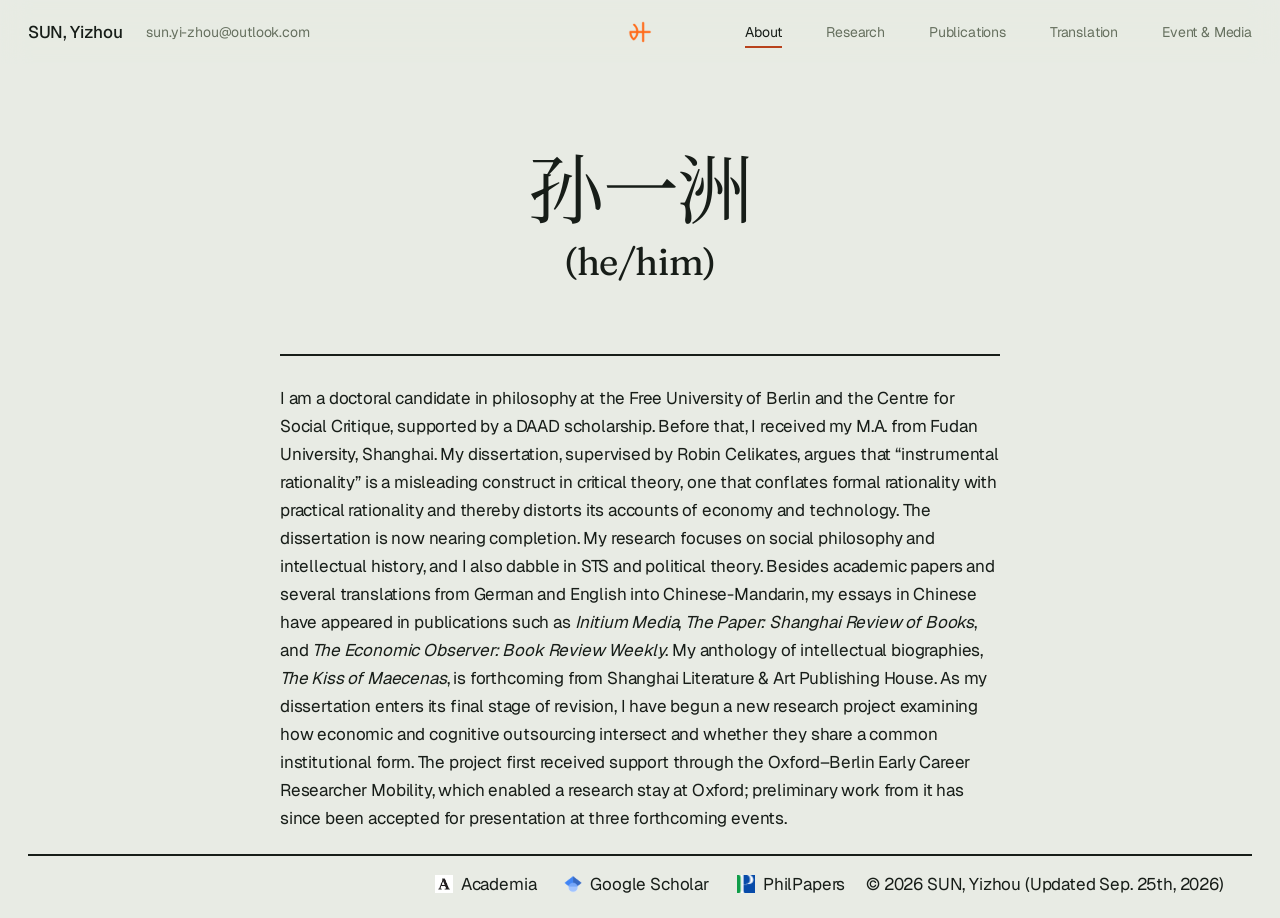
<file: index.html>
<!DOCTYPE html>
<html lang="en" data-dir="fwd">
<head>
<meta charset="utf-8">
<meta name="viewport" content="width=device-width,initial-scale=1">
<title>About · SUN, Yizhou</title>
<meta name="description" content="[一句话介绍，给搜索引擎和分享预览用]">
<script>
(function(){var o=["/", "/research/", "/publications/", "/translation/", "/events/"];function i(p){p=p.replace(/index\.html$/,'');var k=o.indexOf(p);return k<0?o.length:k;}
var d=null;try{var a=window.navigation&&navigation.activation;if(a&&a.from&&a.from.url){d=i(location.pathname)>=i(new URL(a.from.url).pathname)?'fwd':'back';}}catch(e){}
if(!d){try{d=sessionStorage.getItem('vt-dir');}catch(e){}}document.documentElement.dataset.dir=d||'fwd';window.NAV_ORDER=o;})();
</script>
<link rel="preconnect" href="https://fonts.googleapis.com"><link rel="preconnect" href="https://fonts.gstatic.com" crossorigin>
<link href="https://fonts.googleapis.com/css2?family=Geist:wght@400;500&family=Fraunces:ital,opsz,wght,SOFT,WONK@0,9..144,400,50,0;0,9..144,500,50,0;1,9..144,400,50,0&family=Noto+Serif+SC:wght@400&display=swap" rel="stylesheet">
<link rel="stylesheet" href="/assets/style.css">
<link rel="icon" type="image/png" sizes="32x32" href="/assets/favicon-32.png"><link rel="icon" type="image/png" sizes="192x192" href="/assets/favicon-192.png"><link rel="apple-touch-icon" href="/assets/apple-touch-icon.png">
<script type="speculationrules">{"prerender":[{"where":{"href_matches":"/*"},"eagerness":"moderate"}]}</script>
</head>
<body>
<nav class="nav">
  <div class="left"><a class="brand" href="/">SUN, Yizhou</a><a class="email" href="mailto:sun.yi-zhou@outlook.com">sun.yi-zhou@outlook.com</a></div><a class="mark-link" href="/" aria-label="Home"><img class="mark" src="/assets/mark.png" alt=""></a>
  <ul><li><a href="/" aria-current="page">About<i class="ind"></i></a></li><li><a href="/research/">Research<i class="ind"></i></a></li><li><a href="/publications/">Publications<i class="ind"></i></a></li><li><a href="/translation/">Translation<i class="ind"></i></a></li><li><a href="/events/">Event & Media<i class="ind"></i></a></li><li class="menu-email"><a href="mailto:sun.yi-zhou@outlook.com">sun.yi-zhou@outlook.com</a></li></ul>
  
  <button class="menu" aria-label="Menu" aria-expanded="false"><svg viewBox="0 0 20 20" fill="none" stroke="currentColor" stroke-width="1.6" stroke-linecap="round"><path d="M3 6h14M3 10h14M3 14h14"/></svg></button>
</nav>
<div class="page">
  <header class="hero">
    <h1>孙一洲</h1><p class="sub">(he/him)</p>  </header>
  <div class="article">
    <nav class="toc" aria-label="On this page"></nav>
    <div class="main"><div class="bio prose"><p>I am a doctoral candidate in philosophy at the Free University of Berlin and the Centre for Social Critique, supported by a DAAD scholarship. Before that, I received my M.A. from Fudan University, Shanghai. My dissertation, supervised by Robin Celikates, argues that “instrumental rationality” is a misleading construct in critical theory, one that conflates formal rationality with practical rationality and thereby distorts its accounts of economy and technology. The dissertation is now nearing completion. My research focuses on social philosophy and intellectual history, and I also dabble in STS and political theory. Besides academic papers and several translations from German and English into Chinese-Mandarin, my essays in Chinese have appeared in publications such as <em>Initium Media</em>, <em>The Paper: Shanghai Review of Books</em>, and <em>The Economic Observer: Book Review Weekly</em>. My anthology of intellectual biographies, <em>The Kiss of Maecenas</em>, is forthcoming from Shanghai Literature &amp; Art Publishing House. As my dissertation enters its final stage of revision, I have begun a new research project examining how economic and cognitive outsourcing intersect and whether they share a common institutional form. The project first received support through the Oxford–Berlin Early Career Researcher Mobility, which enabled a research stay at Oxford; preliminary work from it has since been accepted for presentation at three forthcoming events.</p></div>
</div>
    <div></div>
  </div>
</div>
<footer><div></div><div class="flinks"><a href="https://fu-berlin.academia.edu/SUNYizhou"><img src="/assets/icons/academia.png" alt="">Academia</a><a href="https://scholar.google.com/citations?user=lWHHGfYAAAAJ"><img src="/assets/icons/scholar64.png" alt="">Google Scholar</a><a href="https://philpeople.org/profiles/yizhou-sun"><img src="/assets/icons/philpapers.png" alt="">PhilPapers</a></div><div>© 2026 SUN, Yizhou <span class="upd">(Updated Sep. 25th, 2026)</span></div></footer>
<script src="/assets/site.js"></script>
</body>
</html>
</file>
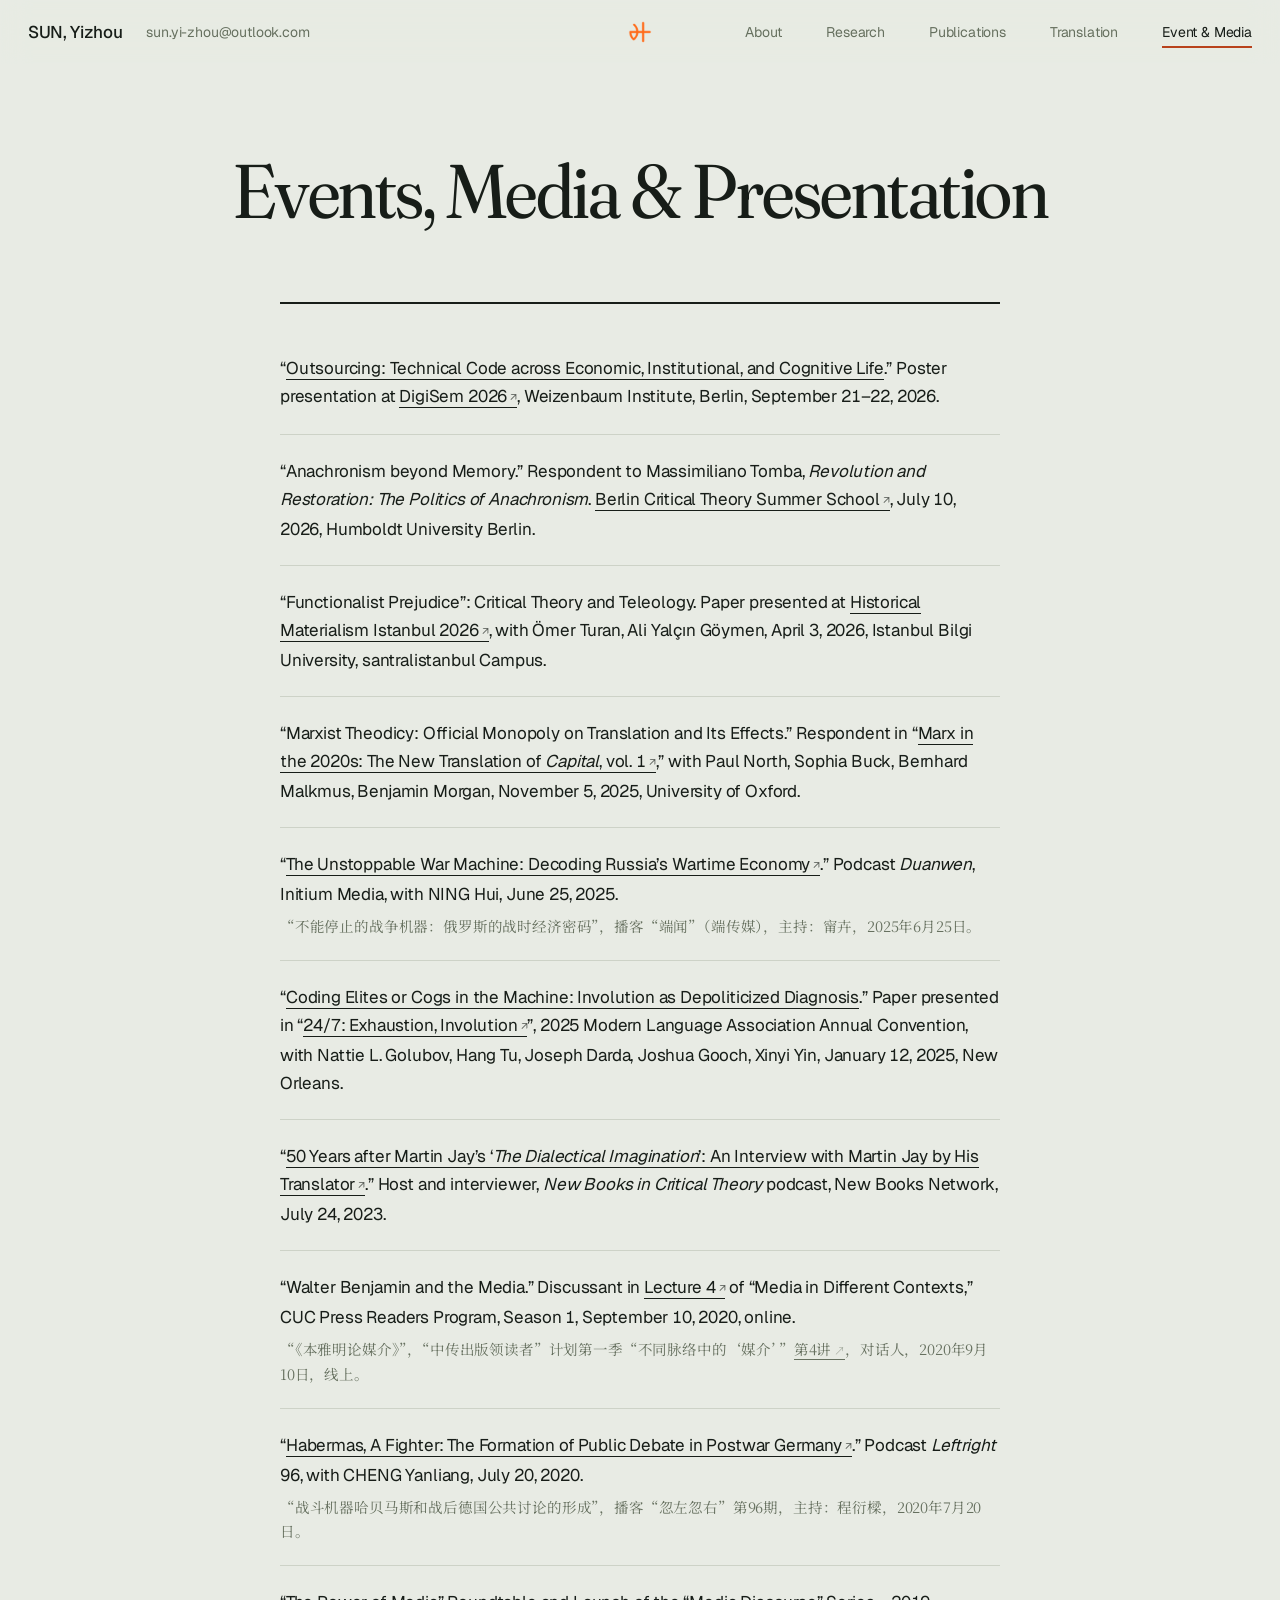
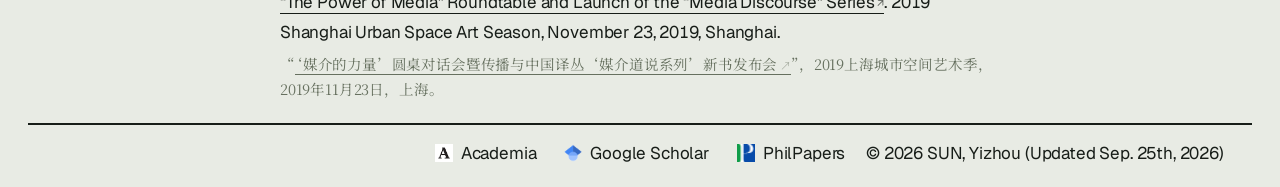
<file: events/index.html>
<!DOCTYPE html>
<html lang="en" data-dir="fwd">
<head>
<meta charset="utf-8">
<meta name="viewport" content="width=device-width,initial-scale=1">
<title>Events, Media & Presentation · SUN, Yizhou</title>
<meta name="description" content="[一句话介绍，给搜索引擎和分享预览用]">
<script>
(function(){var o=["/", "/research/", "/publications/", "/translation/", "/events/"];function i(p){p=p.replace(/index\.html$/,'');var k=o.indexOf(p);return k<0?o.length:k;}
var d=null;try{var a=window.navigation&&navigation.activation;if(a&&a.from&&a.from.url){d=i(location.pathname)>=i(new URL(a.from.url).pathname)?'fwd':'back';}}catch(e){}
if(!d){try{d=sessionStorage.getItem('vt-dir');}catch(e){}}document.documentElement.dataset.dir=d||'fwd';window.NAV_ORDER=o;})();
</script>
<link rel="preconnect" href="https://fonts.googleapis.com"><link rel="preconnect" href="https://fonts.gstatic.com" crossorigin>
<link href="https://fonts.googleapis.com/css2?family=Geist:wght@400;500&family=Fraunces:ital,opsz,wght,SOFT,WONK@0,9..144,400,50,0;0,9..144,500,50,0;1,9..144,400,50,0&family=Noto+Serif+SC:wght@400&display=swap" rel="stylesheet">
<link rel="stylesheet" href="/assets/style.css">
<link rel="icon" type="image/png" sizes="32x32" href="/assets/favicon-32.png"><link rel="icon" type="image/png" sizes="192x192" href="/assets/favicon-192.png"><link rel="apple-touch-icon" href="/assets/apple-touch-icon.png">
<script type="speculationrules">{"prerender":[{"where":{"href_matches":"/*"},"eagerness":"moderate"}]}</script>
</head>
<body>
<nav class="nav">
  <div class="left"><a class="brand" href="/">SUN, Yizhou</a><a class="email" href="mailto:sun.yi-zhou@outlook.com">sun.yi-zhou@outlook.com</a></div><a class="mark-link" href="/" aria-label="Home"><img class="mark" src="/assets/mark.png" alt=""></a>
  <ul><li><a href="/">About<i class="ind"></i></a></li><li><a href="/research/">Research<i class="ind"></i></a></li><li><a href="/publications/">Publications<i class="ind"></i></a></li><li><a href="/translation/">Translation<i class="ind"></i></a></li><li><a href="/events/" aria-current="page">Event & Media<i class="ind"></i></a></li><li class="menu-email"><a href="mailto:sun.yi-zhou@outlook.com">sun.yi-zhou@outlook.com</a></li></ul>
  
  <button class="menu" aria-label="Menu" aria-expanded="false"><svg viewBox="0 0 20 20" fill="none" stroke="currentColor" stroke-width="1.6" stroke-linecap="round"><path d="M3 6h14M3 10h14M3 14h14"/></svg></button>
</nav>
<div class="page">
  <header class="hero">
    <h1>Events, Media & Presentation</h1>  </header>
  <div class="article">
    <nav class="toc" aria-label="On this page"></nav>
    <div class="main"><section class="section" id="events"><article class="cite"><p class="en">“<a href="/talks/2026-09-outsourcing/">Outsourcing: Technical Code across Economic, Institutional, and Cognitive Life</a>.” Poster presentation at <a href="https://www.weizenbaum-institut.de/en/events/detail/digisem-2026-balancing-digital-safety-between-risks-rights-and-regulation/">DigiSem 2026</a>, Weizenbaum Institute, Berlin, September 21–22, 2026.</p></article><article class="cite"><p class="en">“Anachronism beyond Memory.” Respondent to Massimiliano Tomba, <em>Revolution and Restoration: The Politics of Anachronism</em>. <a href="https://criticaltheoryinberlin.de/en/summer_school/international-summer-school-in-critical-theory-2026-forces-of-history/">Berlin Critical Theory Summer School</a>, July 10, 2026, Humboldt University Berlin.</p></article><article class="cite"><p class="en">“Functionalist Prejudice”: Critical Theory and Teleology. Paper presented at <a href="https://hmistanbul.org/">Historical Materialism Istanbul 2026</a>, with Ömer Turan, Ali Yalçın Göymen, April 3, 2026, Istanbul Bilgi University, santralistanbul Campus.</p></article><article class="cite"><p class="en">“Marxist Theodicy: Official Monopoly on Translation and Its Effects.” Respondent in “<a href="https://www.worc.ox.ac.uk/news-events/events/marx-in-the-2020s">Marx in the 2020s: The New Translation of <em>Capital</em>, vol. 1</a>,” with Paul North, Sophia Buck, Bernhard Malkmus, Benjamin Morgan, November 5, 2025, University of Oxford.</p></article><article class="cite"><p class="en">“<a href="https://theinitium.com/zh-hans/audio/20250625-initium-audio-russia-war-economy-gas-export-europe">The Unstoppable War Machine: Decoding Russia’s Wartime Economy</a>.” Podcast <em>Duanwen</em>, Initium Media, with NING Hui, June 25, 2025.</p><p class="zh">“不能停止的战争机器：俄罗斯的战时经济密码”，播客“端闻”（端传媒），主持：甯卉，2025年6月25日。</p></article><article class="cite"><p class="en">“<a href="/slides/mla-2025/">Coding Elites or Cogs in the Machine: Involution as Depoliticized Diagnosis</a>.” Paper presented in “<a href="https://mla.confex.com/mla/2025/meetingapp.cgi/Session/19336">24/7: Exhaustion, Involution</a>”, 2025 Modern Language Association Annual Convention, with Nattie L. Golubov, Hang Tu, Joseph Darda, Joshua Gooch, Xinyi Yin, January 12, 2025, New Orleans.</p></article><article class="cite"><p class="en">“<a href="https://newbooksnetwork.com/the-dialectical-imagination">50 Years after Martin Jay’s ‘<em>The Dialectical Imagination</em>’: An Interview with Martin Jay by His Translator</a>.” Host and interviewer, <em>New Books in Critical Theory</em> podcast, New Books Network, July 24, 2023.</p></article><article class="cite"><p class="en">“Walter Benjamin and the Media.” Discussant in <a href="https://www.sohu.com/a/417994584_706747">Lecture 4</a> of “Media in Different Contexts,” CUC Press Readers Program, Season 1, September 10, 2020, online.</p><p class="zh">“《本雅明论媒介》”，“中传出版领读者”计划第一季“不同脉络中的‘媒介’”<a href="https://www.sohu.com/a/417994584_706747">第4讲</a>，对话人，2020年9月10日，线上。</p></article><article class="cite"><p class="en">“<a href="https://www.xiaoyuzhoufm.com/episode/5f1551e56d7660742701bfcc">Habermas, A Fighter: The Formation of Public Debate in Postwar Germany</a>.” Podcast <em>Leftright</em> 96, with CHENG Yanliang, July 20, 2020.</p><p class="zh">“战斗机器哈贝马斯和战后德国公共讨论的形成”，播客“忽左忽右”第96期，主持：程衍樑，2020年7月20日。</p></article><article class="cite"><p class="en"><a href="https://cics.fudan.edu.cn/5b/1d/c40293a482077/page.htm">“The Power of Media” Roundtable and Launch of the “Media Discourse” Series</a>. 2019 Shanghai Urban Space Art Season, November 23, 2019, Shanghai.</p><p class="zh">“<a href="https://cics.fudan.edu.cn/5b/1d/c40293a482077/page.htm">‘媒介的力量’圆桌对话会暨传播与中国译丛‘媒介道说系列’新书发布会</a>”，2019上海城市空间艺术季，2019年11月23日，上海。</p></article></section>
</div>
    <div></div>
  </div>
</div>
<footer><div></div><div class="flinks"><a href="https://fu-berlin.academia.edu/SUNYizhou"><img src="/assets/icons/academia.png" alt="">Academia</a><a href="https://scholar.google.com/citations?user=lWHHGfYAAAAJ"><img src="/assets/icons/scholar64.png" alt="">Google Scholar</a><a href="https://philpeople.org/profiles/yizhou-sun"><img src="/assets/icons/philpapers.png" alt="">PhilPapers</a></div><div>© 2026 SUN, Yizhou <span class="upd">(Updated Sep. 25th, 2026)</span></div></footer>
<script src="/assets/site.js"></script>
</body>
</html>
</file>
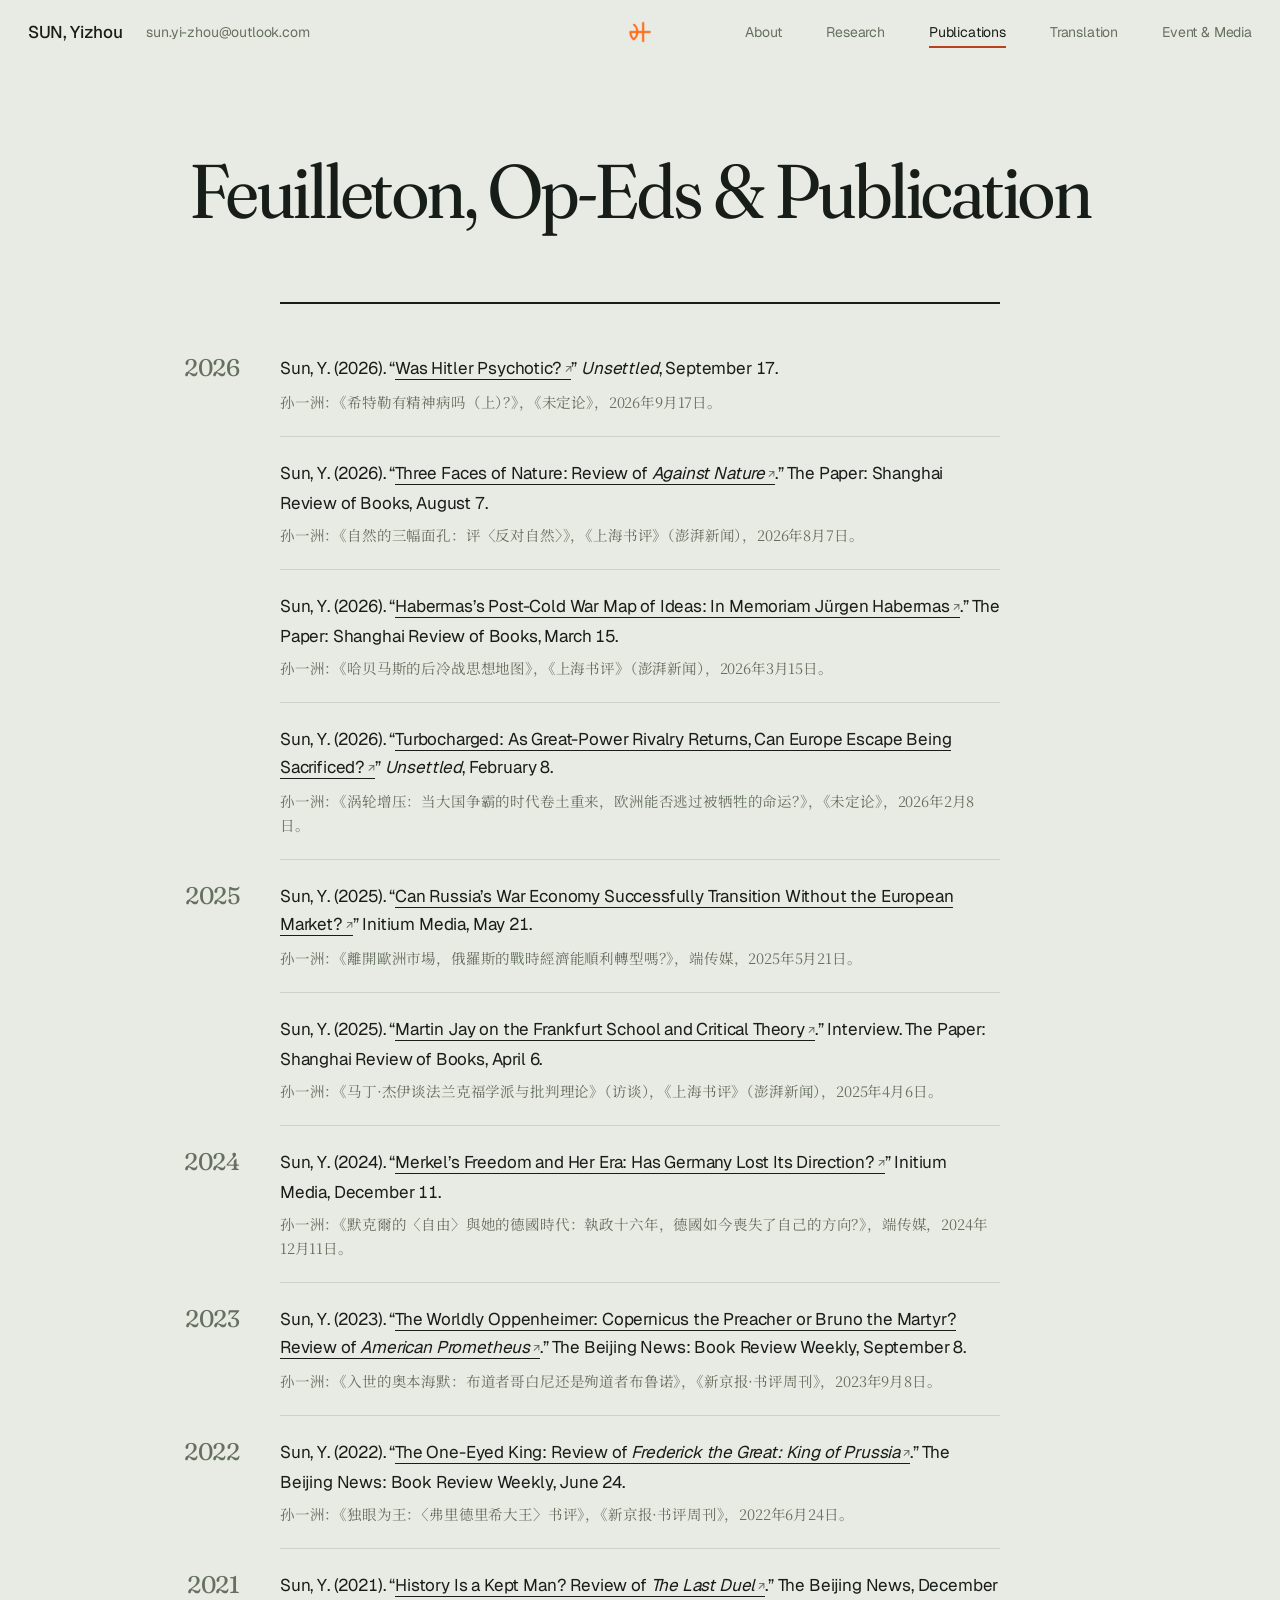
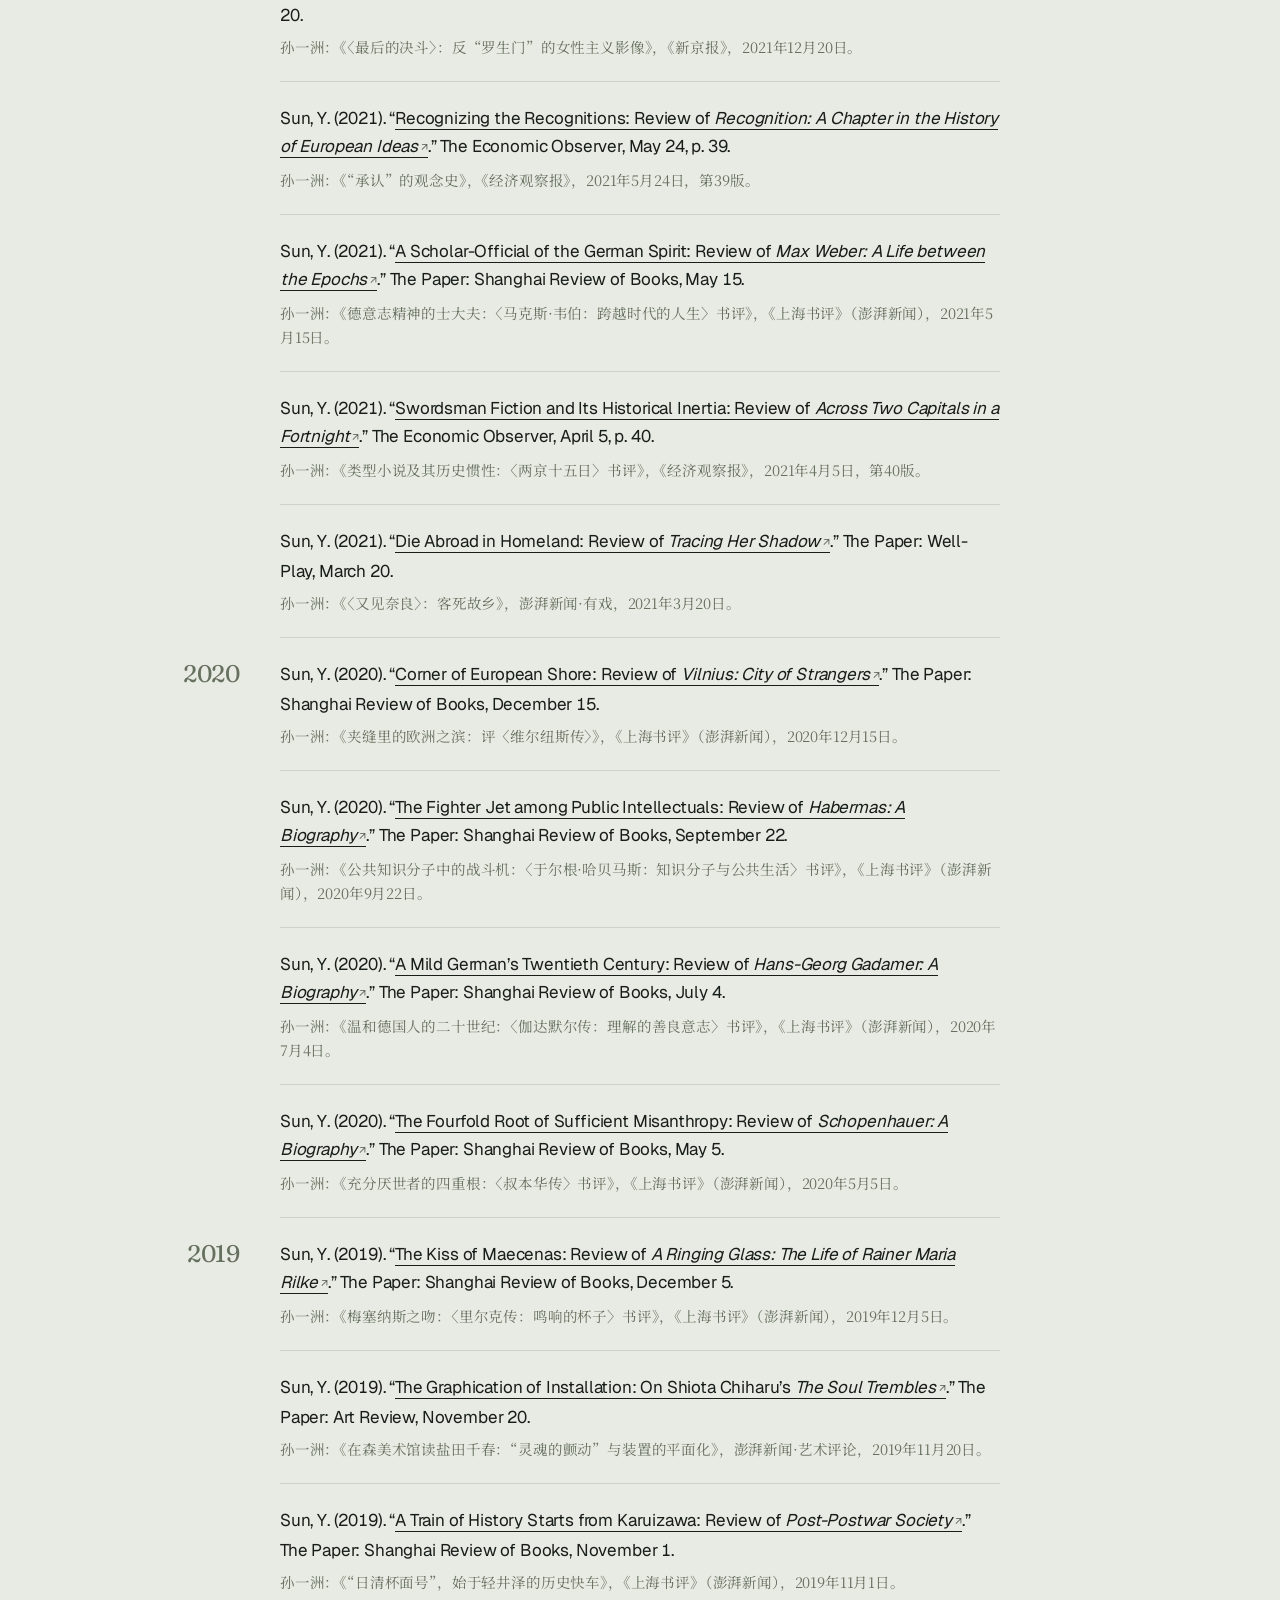
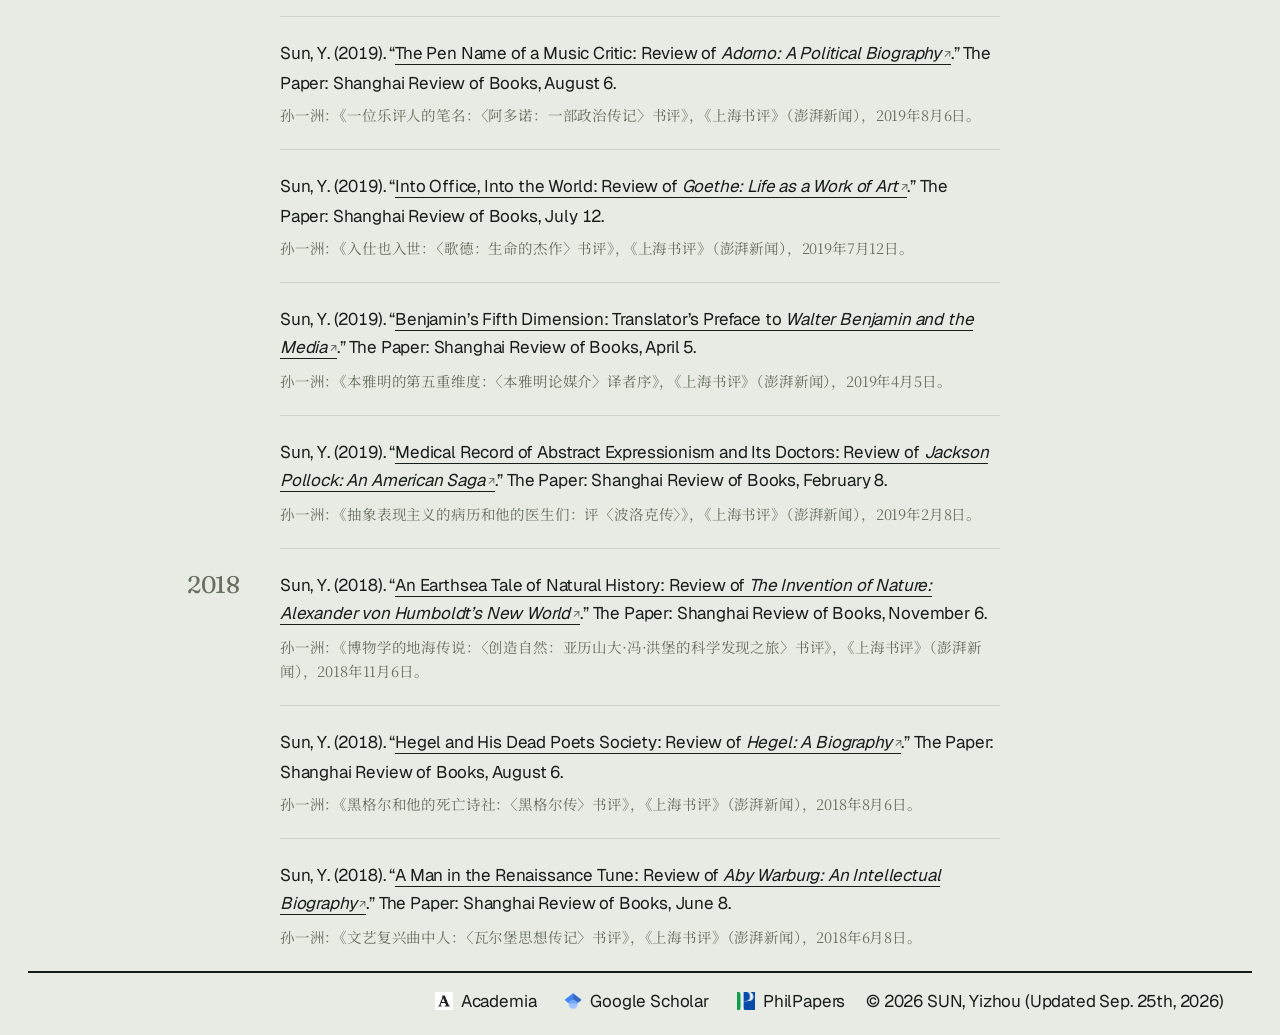
<file: publications/index.html>
<!DOCTYPE html>
<html lang="en" data-dir="fwd">
<head>
<meta charset="utf-8">
<meta name="viewport" content="width=device-width,initial-scale=1">
<title>Feuilleton, Op-Eds & Publication · SUN, Yizhou</title>
<meta name="description" content="[一句话介绍，给搜索引擎和分享预览用]">
<script>
(function(){var o=["/", "/research/", "/publications/", "/translation/", "/events/"];function i(p){p=p.replace(/index\.html$/,'');var k=o.indexOf(p);return k<0?o.length:k;}
var d=null;try{var a=window.navigation&&navigation.activation;if(a&&a.from&&a.from.url){d=i(location.pathname)>=i(new URL(a.from.url).pathname)?'fwd':'back';}}catch(e){}
if(!d){try{d=sessionStorage.getItem('vt-dir');}catch(e){}}document.documentElement.dataset.dir=d||'fwd';window.NAV_ORDER=o;})();
</script>
<link rel="preconnect" href="https://fonts.googleapis.com"><link rel="preconnect" href="https://fonts.gstatic.com" crossorigin>
<link href="https://fonts.googleapis.com/css2?family=Geist:wght@400;500&family=Fraunces:ital,opsz,wght,SOFT,WONK@0,9..144,400,50,0;0,9..144,500,50,0;1,9..144,400,50,0&family=Noto+Serif+SC:wght@400&display=swap" rel="stylesheet">
<link rel="stylesheet" href="/assets/style.css">
<link rel="icon" type="image/png" sizes="32x32" href="/assets/favicon-32.png"><link rel="icon" type="image/png" sizes="192x192" href="/assets/favicon-192.png"><link rel="apple-touch-icon" href="/assets/apple-touch-icon.png">
<script type="speculationrules">{"prerender":[{"where":{"href_matches":"/*"},"eagerness":"moderate"}]}</script>
</head>
<body>
<nav class="nav">
  <div class="left"><a class="brand" href="/">SUN, Yizhou</a><a class="email" href="mailto:sun.yi-zhou@outlook.com">sun.yi-zhou@outlook.com</a></div><a class="mark-link" href="/" aria-label="Home"><img class="mark" src="/assets/mark.png" alt=""></a>
  <ul><li><a href="/">About<i class="ind"></i></a></li><li><a href="/research/">Research<i class="ind"></i></a></li><li><a href="/publications/" aria-current="page">Publications<i class="ind"></i></a></li><li><a href="/translation/">Translation<i class="ind"></i></a></li><li><a href="/events/">Event & Media<i class="ind"></i></a></li><li class="menu-email"><a href="mailto:sun.yi-zhou@outlook.com">sun.yi-zhou@outlook.com</a></li></ul>
  
  <button class="menu" aria-label="Menu" aria-expanded="false"><svg viewBox="0 0 20 20" fill="none" stroke="currentColor" stroke-width="1.6" stroke-linecap="round"><path d="M3 6h14M3 10h14M3 14h14"/></svg></button>
</nav>
<div class="page">
  <header class="hero">
    <h1>Feuilleton, <span style="white-space:nowrap">Op-Eds</span> &amp; Publication</h1>  </header>
  <div class="article">
    <nav class="toc" aria-label="On this page"></nav>
    <div class="main"><section class="section" id="all"><div class="yr-group"><div class="yr"><span>2026</span></div><article class="cite"><p class="en">Sun, Y. (2026). “<a href="https://unsettledjournal.substack.com/p/61d">Was Hitler Psychotic?</a>” <em>Unsettled</em>, September 17.</p><p class="zh">孙一洲：《希特勒有精神病吗（上）？》，《未定论》，2026年9月17日。</p></article><article class="cite"><p class="en">Sun, Y. (2026). “<a href="https://www.thepaper.cn/newsDetail_forward_33683907">Three Faces of Nature: Review of <em>Against Nature</em></a>.” The Paper: Shanghai Review of Books, August 7.</p><p class="zh">孙一洲：《自然的三幅面孔：评〈反对自然〉》，《上海书评》（澎湃新闻），2026年8月7日。</p></article><article class="cite"><p class="en">Sun, Y. (2026). “<a href="https://www.thepaper.cn/newsDetail_forward_32771505">Habermas&rsquo;s Post-Cold War Map of Ideas: In Memoriam Jürgen Habermas</a>.” The Paper: Shanghai Review of Books, March 15.</p><p class="zh">孙一洲：《哈贝马斯的后冷战思想地图》，《上海书评》（澎湃新闻），2026年3月15日。</p></article><article class="cite"><p class="en">Sun, Y. (2026). “<a href="https://unsettledjournal.substack.com/p/0fa">Turbocharged: As Great-Power Rivalry Returns, Can Europe Escape Being Sacrificed?</a>” <em>Unsettled</em>, February 8.</p><p class="zh">孙一洲：《涡轮增压：当大国争霸的时代卷土重来，欧洲能否逃过被牺牲的命运？》，《未定论》，2026年2月8日。</p></article></div><div class="yr-group"><div class="yr"><span>2025</span></div><article class="cite"><p class="en">Sun, Y. (2025). “<a href="https://theinitium.com/20250521-russia-war-economy-gas-export-europe/">Can Russia&rsquo;s War Economy Successfully Transition Without the European Market?</a>” Initium Media, May 21.</p><p class="zh">孙一洲：《離開歐洲市場，俄羅斯的戰時經濟能順利轉型嗎？》，端传媒，2025年5月21日。</p></article><article class="cite"><p class="en">Sun, Y. (2025). “<a href="https://www.thepaper.cn/newsDetail_forward_30578499">Martin Jay on the Frankfurt School and Critical Theory</a>.” Interview. The Paper: Shanghai Review of Books, April 6.</p><p class="zh">孙一洲：《马丁·杰伊谈法兰克福学派与批判理论》（访谈），《上海书评》（澎湃新闻），2025年4月6日。</p></article></div><div class="yr-group"><div class="yr"><span>2024</span></div><article class="cite"><p class="en">Sun, Y. (2024). “<a href="https://theinitium.com/20241211-germany-merkel-memoris/">Merkel&rsquo;s Freedom and Her Era: Has Germany Lost Its Direction?</a>” Initium Media, December 11.</p><p class="zh">孙一洲：《默克爾的〈自由〉與她的德國時代：執政十六年，德國如今喪失了自己的方向？》，端传媒，2024年12月11日。</p></article></div><div class="yr-group"><div class="yr"><span>2023</span></div><article class="cite"><p class="en">Sun, Y. (2023). “<a href="https://www.bjnews.com.cn/detail/1694593794169063.html">The Worldly Oppenheimer: Copernicus the Preacher or Bruno the Martyr? Review of <em>American Prometheus</em></a>.” The Beijing News: Book Review Weekly, September 8.</p><p class="zh">孙一洲：《入世的奥本海默：布道者哥白尼还是殉道者布鲁诺》，《新京报·书评周刊》，2023年9月8日。</p></article></div><div class="yr-group"><div class="yr"><span>2022</span></div><article class="cite"><p class="en">Sun, Y. (2022). “<a href="https://mp.weixin.qq.com/s/SCBcUAa0j2JR4jAQtBmUSg">The One-Eyed King: Review of <em>Frederick the Great: King of Prussia</em></a>.” The Beijing News: Book Review Weekly, June 24.</p><p class="zh">孙一洲：《独眼为王：〈弗里德里希大王〉书评》，《新京报·书评周刊》，2022年6月24日。</p></article></div><div class="yr-group"><div class="yr"><span>2021</span></div><article class="cite"><p class="en">Sun, Y. (2021). “<a href="https://www.bjnews.com.cn/detail/163996605514234.html">History Is a Kept Man? Review of <em>The Last Duel</em></a>.” The Beijing News, December 20.</p><p class="zh">孙一洲：《〈最后的决斗〉：反“罗生门”的女性主义影像》，《新京报》，2021年12月20日。</p></article><article class="cite"><p class="en">Sun, Y. (2021). “<a href="https://www.eeo.com.cn/2021/0524/489246.shtml">Recognizing the Recognitions: Review of <em>Recognition: A Chapter in the History of European Ideas</em></a>.” The Economic Observer, May 24, p. 39.</p><p class="zh">孙一洲：《“承认”的观念史》，《经济观察报》，2021年5月24日，第39版。</p></article><article class="cite"><p class="en">Sun, Y. (2021). “<a href="https://www.thepaper.cn/newsDetail_forward_12543170">A Scholar-Official of the German Spirit: Review of <em>Max Weber: A Life between the Epochs</em></a>.” The Paper: Shanghai Review of Books, May 15.</p><p class="zh">孙一洲：《德意志精神的士大夫：〈马克斯·韦伯：跨越时代的人生〉书评》，《上海书评》（澎湃新闻），2021年5月15日。</p></article><article class="cite"><p class="en">Sun, Y. (2021). “<a href="https://www.eeo.com.cn/2021/0408/484153.shtml">Swordsman Fiction and Its Historical Inertia: Review of <em>Across Two Capitals in a Fortnight</em></a>.” The Economic Observer, April 5, p. 40.</p><p class="zh">孙一洲：《类型小说及其历史惯性：〈两京十五日〉书评》，《经济观察报》，2021年4月5日，第40版。</p></article><article class="cite"><p class="en">Sun, Y. (2021). “<a href="https://www.thepaper.cn/newsDetail_forward_11657641">Die Abroad in Homeland: Review of <em>Tracing Her Shadow</em></a>.” The Paper: Well-Play, March 20.</p><p class="zh">孙一洲：《〈又见奈良〉：客死故乡》，澎湃新闻·有戏，2021年3月20日。</p></article></div><div class="yr-group"><div class="yr"><span>2020</span></div><article class="cite"><p class="en">Sun, Y. (2020). “<a href="https://www.thepaper.cn/newsDetail_forward_10344606">Corner of European Shore: Review of <em>Vilnius: City of Strangers</em></a>.” The Paper: Shanghai Review of Books, December 15.</p><p class="zh">孙一洲：《夹缝里的欧洲之滨：评〈维尔纽斯传〉》，《上海书评》（澎湃新闻），2020年12月15日。</p></article><article class="cite"><p class="en">Sun, Y. (2020). “<a href="https://www.thepaper.cn/newsDetail_forward_9274343">The Fighter Jet among Public Intellectuals: Review of <em>Habermas: A Biography</em></a>.” The Paper: Shanghai Review of Books, September 22.</p><p class="zh">孙一洲：《公共知识分子中的战斗机：〈于尔根·哈贝马斯：知识分子与公共生活〉书评》，《上海书评》（澎湃新闻），2020年9月22日。</p></article><article class="cite"><p class="en">Sun, Y. (2020). “<a href="https://www.thepaper.cn/newsDetail_forward_8088720">A Mild German&rsquo;s Twentieth Century: Review of <em>Hans-Georg Gadamer: A Biography</em></a>.” The Paper: Shanghai Review of Books, July 4.</p><p class="zh">孙一洲：《温和德国人的二十世纪：〈伽达默尔传：理解的善良意志〉书评》，《上海书评》（澎湃新闻），2020年7月4日。</p></article><article class="cite"><p class="en">Sun, Y. (2020). “<a href="https://www.thepaper.cn/newsDetail_forward_7264249">The Fourfold Root of Sufficient Misanthropy: Review of <em>Schopenhauer: A Biography</em></a>.” The Paper: Shanghai Review of Books, May 5.</p><p class="zh">孙一洲：《充分厌世者的四重根：〈叔本华传〉书评》，《上海书评》（澎湃新闻），2020年5月5日。</p></article></div><div class="yr-group"><div class="yr"><span>2019</span></div><article class="cite"><p class="en">Sun, Y. (2019). “<a href="https://www.thepaper.cn/newsDetail_forward_5140102">The Kiss of Maecenas: Review of <em>A Ringing Glass: The Life of Rainer Maria Rilke</em></a>.” The Paper: Shanghai Review of Books, December 5.</p><p class="zh">孙一洲：《梅塞纳斯之吻：〈里尔克传：鸣响的杯子〉书评》，《上海书评》（澎湃新闻），2019年12月5日。</p></article><article class="cite"><p class="en">Sun, Y. (2019). “<a href="https://www.thepaper.cn/newsDetail_forward_4997255">The Graphication of Installation: On Shiota Chiharu&rsquo;s <em>The Soul Trembles</em></a>.” The Paper: Art Review, November 20.</p><p class="zh">孙一洲：《在森美术馆读盐田千春：“灵魂的颤动”与装置的平面化》，澎湃新闻·艺术评论，2019年11月20日。</p></article><article class="cite"><p class="en">Sun, Y. (2019). “<a href="https://www.thepaper.cn/newsDetail_forward_4793303">A Train of History Starts from Karuizawa: Review of <em>Post-Postwar Society</em></a>.” The Paper: Shanghai Review of Books, November 1.</p><p class="zh">孙一洲：《“日清杯面号”，始于轻井泽的历史快车》，《上海书评》（澎湃新闻），2019年11月1日。</p></article><article class="cite"><p class="en">Sun, Y. (2019). “<a href="https://www.thepaper.cn/newsDetail_forward_4087263">The Pen Name of a Music Critic: Review of <em>Adorno: A Political Biography</em></a>.” The Paper: Shanghai Review of Books, August 6.</p><p class="zh">孙一洲：《一位乐评人的笔名：〈阿多诺：一部政治传记〉书评》，《上海书评》（澎湃新闻），2019年8月6日。</p></article><article class="cite"><p class="en">Sun, Y. (2019). “<a href="https://www.thepaper.cn/newsDetail_forward_3862971">Into Office, Into the World: Review of <em>Goethe: Life as a Work of Art</em></a>.” The Paper: Shanghai Review of Books, July 12.</p><p class="zh">孙一洲：《入仕也入世：〈歌德：生命的杰作〉书评》，《上海书评》（澎湃新闻），2019年7月12日。</p></article><article class="cite"><p class="en">Sun, Y. (2019). “<a href="https://www.thepaper.cn/newsDetail_forward_3219757">Benjamin&rsquo;s Fifth Dimension: Translator&rsquo;s Preface to <em>Walter Benjamin and the Media</em></a>.” The Paper: Shanghai Review of Books, April 5.</p><p class="zh">孙一洲：《本雅明的第五重维度：〈本雅明论媒介〉译者序》，《上海书评》（澎湃新闻），2019年4月5日。</p></article><article class="cite"><p class="en">Sun, Y. (2019). “<a href="https://www.thepaper.cn/newsDetail_forward_2946663">Medical Record of Abstract Expressionism and Its Doctors: Review of <em>Jackson Pollock: An American Saga</em></a>.” The Paper: Shanghai Review of Books, February 8.</p><p class="zh">孙一洲：《抽象表现主义的病历和他的医生们：评〈波洛克传〉》，《上海书评》（澎湃新闻），2019年2月8日。</p></article></div><div class="yr-group"><div class="yr"><span>2018</span></div><article class="cite"><p class="en">Sun, Y. (2018). “<a href="https://www.thepaper.cn/newsDetail_forward_2597973">An Earthsea Tale of Natural History: Review of <em>The Invention of Nature: Alexander von Humboldt&rsquo;s New World</em></a>.” The Paper: Shanghai Review of Books, November 6.</p><p class="zh">孙一洲：《博物学的地海传说：〈创造自然：亚历山大·冯·洪堡的科学发现之旅〉书评》，《上海书评》（澎湃新闻），2018年11月6日。</p></article><article class="cite"><p class="en">Sun, Y. (2018). “<a href="https://www.thepaper.cn/newsDetail_forward_2313191">Hegel and His Dead Poets Society: Review of <em>Hegel: A Biography</em></a>.” The Paper: Shanghai Review of Books, August 6.</p><p class="zh">孙一洲：《黑格尔和他的死亡诗社：〈黑格尔传〉书评》，《上海书评》（澎湃新闻），2018年8月6日。</p></article><article class="cite"><p class="en">Sun, Y. (2018). “<a href="https://www.thepaper.cn/newsDetail_forward_2177341">A Man in the Renaissance Tune: Review of <em>Aby Warburg: An Intellectual Biography</em></a>.” The Paper: Shanghai Review of Books, June 8.</p><p class="zh">孙一洲：《文艺复兴曲中人：〈瓦尔堡思想传记〉书评》，《上海书评》（澎湃新闻），2018年6月8日。</p></article></div></section>
</div>
    <div></div>
  </div>
</div>
<footer><div></div><div class="flinks"><a href="https://fu-berlin.academia.edu/SUNYizhou"><img src="/assets/icons/academia.png" alt="">Academia</a><a href="https://scholar.google.com/citations?user=lWHHGfYAAAAJ"><img src="/assets/icons/scholar64.png" alt="">Google Scholar</a><a href="https://philpeople.org/profiles/yizhou-sun"><img src="/assets/icons/philpapers.png" alt="">PhilPapers</a></div><div>© 2026 SUN, Yizhou <span class="upd">(Updated Sep. 25th, 2026)</span></div></footer>
<script src="/assets/site.js"></script>
</body>
</html>
</file>
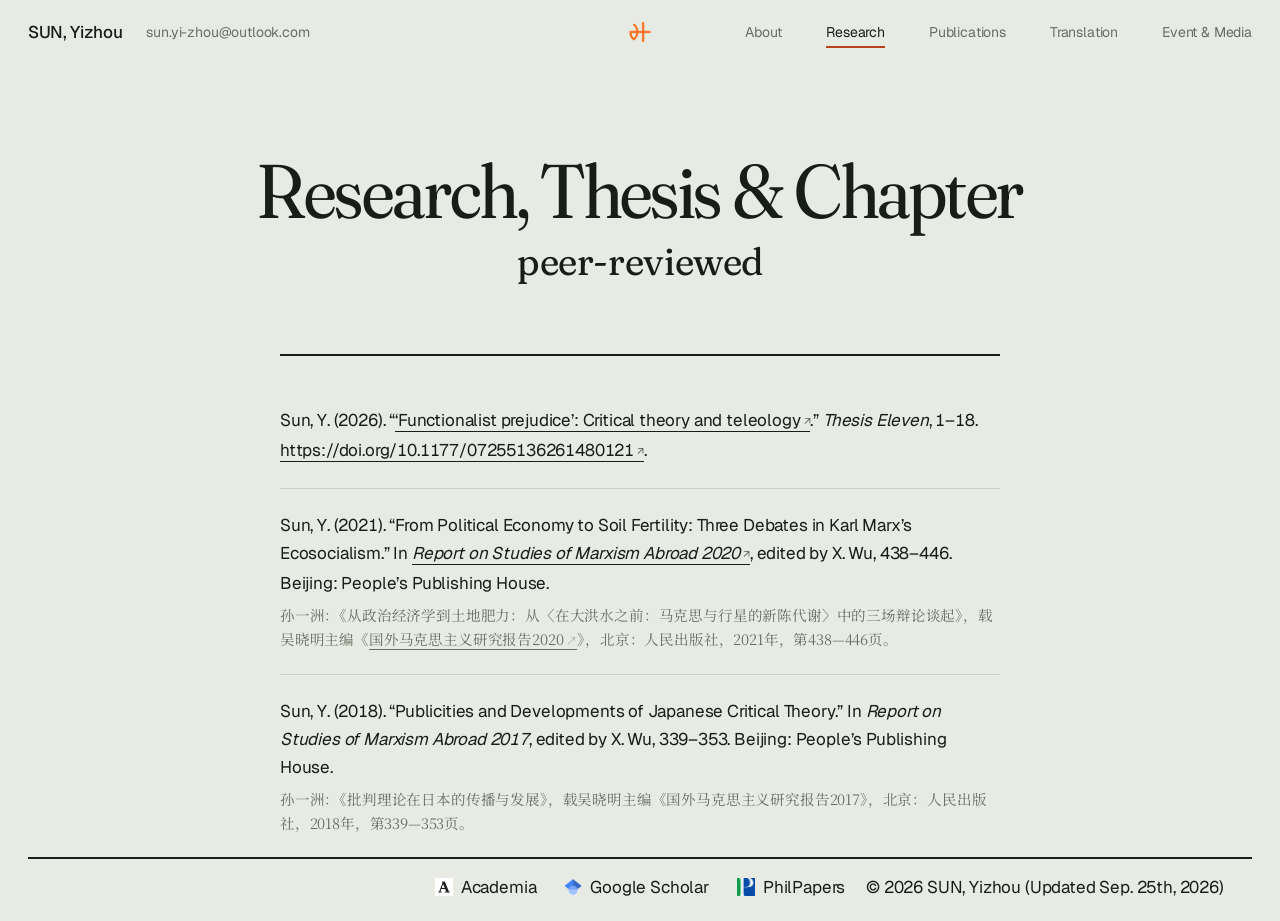
<file: research/index.html>
<!DOCTYPE html>
<html lang="en" data-dir="fwd">
<head>
<meta charset="utf-8">
<meta name="viewport" content="width=device-width,initial-scale=1">
<title>Research, Thesis & Chapter · SUN, Yizhou</title>
<meta name="description" content="[一句话介绍，给搜索引擎和分享预览用]">
<script>
(function(){var o=["/", "/research/", "/publications/", "/translation/", "/events/"];function i(p){p=p.replace(/index\.html$/,'');var k=o.indexOf(p);return k<0?o.length:k;}
var d=null;try{var a=window.navigation&&navigation.activation;if(a&&a.from&&a.from.url){d=i(location.pathname)>=i(new URL(a.from.url).pathname)?'fwd':'back';}}catch(e){}
if(!d){try{d=sessionStorage.getItem('vt-dir');}catch(e){}}document.documentElement.dataset.dir=d||'fwd';window.NAV_ORDER=o;})();
</script>
<link rel="preconnect" href="https://fonts.googleapis.com"><link rel="preconnect" href="https://fonts.gstatic.com" crossorigin>
<link href="https://fonts.googleapis.com/css2?family=Geist:wght@400;500&family=Fraunces:ital,opsz,wght,SOFT,WONK@0,9..144,400,50,0;0,9..144,500,50,0;1,9..144,400,50,0&family=Noto+Serif+SC:wght@400&display=swap" rel="stylesheet">
<link rel="stylesheet" href="/assets/style.css">
<link rel="icon" type="image/png" sizes="32x32" href="/assets/favicon-32.png"><link rel="icon" type="image/png" sizes="192x192" href="/assets/favicon-192.png"><link rel="apple-touch-icon" href="/assets/apple-touch-icon.png">
<script type="speculationrules">{"prerender":[{"where":{"href_matches":"/*"},"eagerness":"moderate"}]}</script>
</head>
<body>
<nav class="nav">
  <div class="left"><a class="brand" href="/">SUN, Yizhou</a><a class="email" href="mailto:sun.yi-zhou@outlook.com">sun.yi-zhou@outlook.com</a></div><a class="mark-link" href="/" aria-label="Home"><img class="mark" src="/assets/mark.png" alt=""></a>
  <ul><li><a href="/">About<i class="ind"></i></a></li><li><a href="/research/" aria-current="page">Research<i class="ind"></i></a></li><li><a href="/publications/">Publications<i class="ind"></i></a></li><li><a href="/translation/">Translation<i class="ind"></i></a></li><li><a href="/events/">Event & Media<i class="ind"></i></a></li><li class="menu-email"><a href="mailto:sun.yi-zhou@outlook.com">sun.yi-zhou@outlook.com</a></li></ul>
  
  <button class="menu" aria-label="Menu" aria-expanded="false"><svg viewBox="0 0 20 20" fill="none" stroke="currentColor" stroke-width="1.6" stroke-linecap="round"><path d="M3 6h14M3 10h14M3 14h14"/></svg></button>
</nav>
<div class="page">
  <header class="hero">
    <h1>Research, Thesis & Chapter</h1><p class="sub">peer-reviewed</p>  </header>
  <div class="article">
    <nav class="toc" aria-label="On this page"></nav>
    <div class="main"><section class="section" id="research"><article class="cite"><p class="en">Sun, Y. (2026). “<a href="https://doi.org/10.1177/07255136261480121">‘Functionalist prejudice’: Critical theory and teleology</a>.” <em>Thesis Eleven</em>, 1–18. <a href="https://doi.org/10.1177/07255136261480121">https://doi.org/10.1177/07255136261480121</a>.</p></article><article class="cite"><p class="en">Sun, Y. (2021). “From Political Economy to Soil Fertility: Three Debates in Karl Marx&rsquo;s Ecosocialism.” In <em><a href="https://book.douban.com/subject/35673468/">Report on Studies of Marxism Abroad 2020</a></em>, edited by X. Wu, 438–446. Beijing: People’s Publishing House.</p><p class="zh">孙一洲：《从政治经济学到土地肥力：从〈在大洪水之前：马克思与行星的新陈代谢〉中的三场辩论谈起》，载吴晓明主编《<a href="https://book.douban.com/subject/35673468/">国外马克思主义研究报告2020</a>》，北京：人民出版社，2021年，第438—446页。</p></article><article class="cite"><p class="en">Sun, Y. (2018). “Publicities and Developments of Japanese Critical Theory.” In <em>Report on Studies of Marxism Abroad 2017</em>, edited by X. Wu, 339–353. Beijing: People’s Publishing House.</p><p class="zh">孙一洲：《批判理论在日本的传播与发展》，载吴晓明主编《国外马克思主义研究报告2017》，北京：人民出版社，2018年，第339—353页。</p></article></section>
</div>
    <div></div>
  </div>
</div>
<footer><div></div><div class="flinks"><a href="https://fu-berlin.academia.edu/SUNYizhou"><img src="/assets/icons/academia.png" alt="">Academia</a><a href="https://scholar.google.com/citations?user=lWHHGfYAAAAJ"><img src="/assets/icons/scholar64.png" alt="">Google Scholar</a><a href="https://philpeople.org/profiles/yizhou-sun"><img src="/assets/icons/philpapers.png" alt="">PhilPapers</a></div><div>© 2026 SUN, Yizhou <span class="upd">(Updated Sep. 25th, 2026)</span></div></footer>
<script src="/assets/site.js"></script>
</body>
</html>
</file>
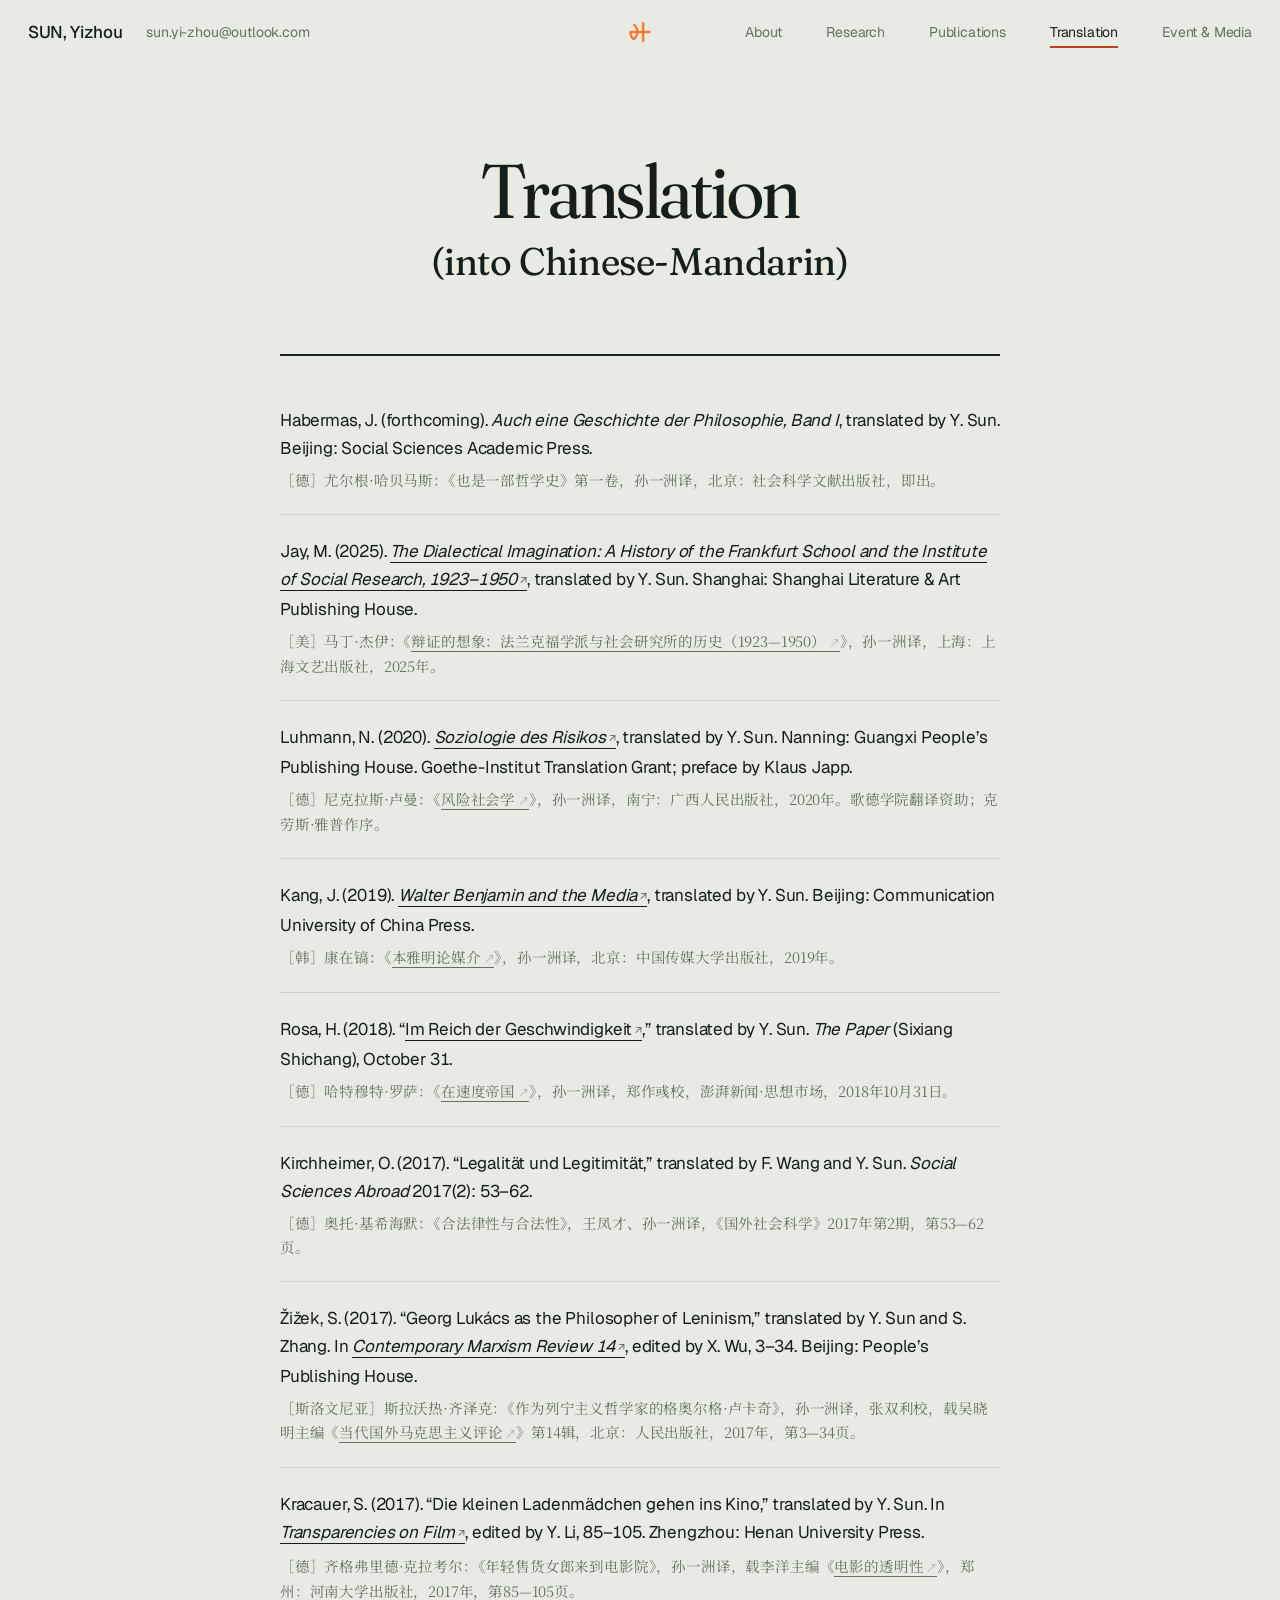
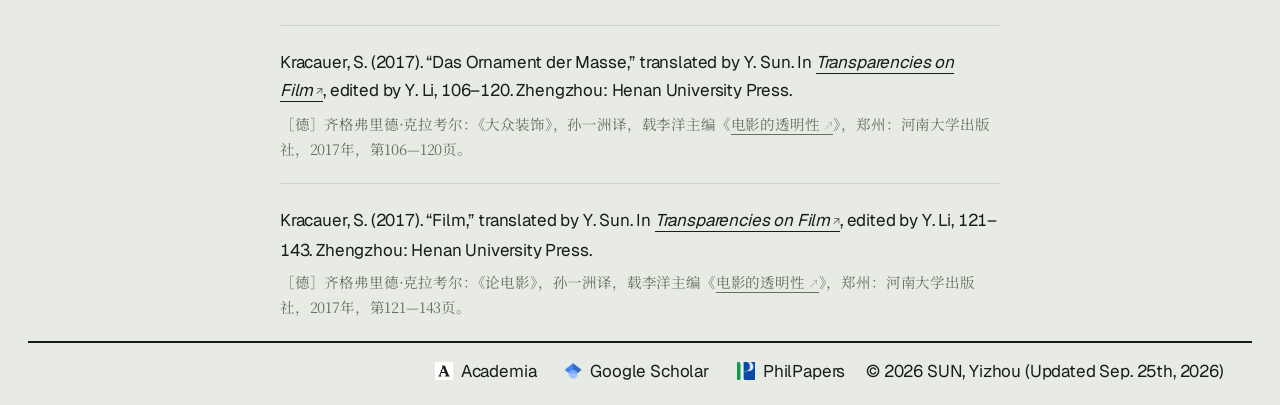
<file: translation/index.html>
<!DOCTYPE html>
<html lang="en" data-dir="fwd">
<head>
<meta charset="utf-8">
<meta name="viewport" content="width=device-width,initial-scale=1">
<title>Translation · SUN, Yizhou</title>
<meta name="description" content="[一句话介绍，给搜索引擎和分享预览用]">
<script>
(function(){var o=["/", "/research/", "/publications/", "/translation/", "/events/"];function i(p){p=p.replace(/index\.html$/,'');var k=o.indexOf(p);return k<0?o.length:k;}
var d=null;try{var a=window.navigation&&navigation.activation;if(a&&a.from&&a.from.url){d=i(location.pathname)>=i(new URL(a.from.url).pathname)?'fwd':'back';}}catch(e){}
if(!d){try{d=sessionStorage.getItem('vt-dir');}catch(e){}}document.documentElement.dataset.dir=d||'fwd';window.NAV_ORDER=o;})();
</script>
<link rel="preconnect" href="https://fonts.googleapis.com"><link rel="preconnect" href="https://fonts.gstatic.com" crossorigin>
<link href="https://fonts.googleapis.com/css2?family=Geist:wght@400;500&family=Fraunces:ital,opsz,wght,SOFT,WONK@0,9..144,400,50,0;0,9..144,500,50,0;1,9..144,400,50,0&family=Noto+Serif+SC:wght@400&display=swap" rel="stylesheet">
<link rel="stylesheet" href="/assets/style.css">
<link rel="icon" type="image/png" sizes="32x32" href="/assets/favicon-32.png"><link rel="icon" type="image/png" sizes="192x192" href="/assets/favicon-192.png"><link rel="apple-touch-icon" href="/assets/apple-touch-icon.png">
<script type="speculationrules">{"prerender":[{"where":{"href_matches":"/*"},"eagerness":"moderate"}]}</script>
</head>
<body>
<nav class="nav">
  <div class="left"><a class="brand" href="/">SUN, Yizhou</a><a class="email" href="mailto:sun.yi-zhou@outlook.com">sun.yi-zhou@outlook.com</a></div><a class="mark-link" href="/" aria-label="Home"><img class="mark" src="/assets/mark.png" alt=""></a>
  <ul><li><a href="/">About<i class="ind"></i></a></li><li><a href="/research/">Research<i class="ind"></i></a></li><li><a href="/publications/">Publications<i class="ind"></i></a></li><li><a href="/translation/" aria-current="page">Translation<i class="ind"></i></a></li><li><a href="/events/">Event & Media<i class="ind"></i></a></li><li class="menu-email"><a href="mailto:sun.yi-zhou@outlook.com">sun.yi-zhou@outlook.com</a></li></ul>
  
  <button class="menu" aria-label="Menu" aria-expanded="false"><svg viewBox="0 0 20 20" fill="none" stroke="currentColor" stroke-width="1.6" stroke-linecap="round"><path d="M3 6h14M3 10h14M3 14h14"/></svg></button>
</nav>
<div class="page">
  <header class="hero">
    <h1>Translation</h1><p class="sub">(into Chinese-Mandarin)</p>  </header>
  <div class="article">
    <nav class="toc" aria-label="On this page"></nav>
    <div class="main"><section class="section" id="books"><article class="cite"><p class="en">Habermas, J. (forthcoming). <em>Auch eine Geschichte der Philosophie, Band I</em>, translated by Y. Sun. Beijing: Social Sciences Academic Press.</p><p class="zh">［德］尤尔根·哈贝马斯：《也是一部哲学史》第一卷，孙一洲译，北京：社会科学文献出版社，即出。</p></article><article class="cite"><p class="en">Jay, M. (2025). <em><a href="https://book.douban.com/subject/37016804/">The Dialectical Imagination: A History of the Frankfurt School and the Institute of Social Research, 1923–1950</a></em>, translated by Y. Sun. Shanghai: Shanghai Literature &amp; Art Publishing House.</p><p class="zh">［美］马丁·杰伊：《<a href="https://book.douban.com/subject/37016804/">辩证的想象：法兰克福学派与社会研究所的历史（1923—1950）</a>》，孙一洲译，上海：上海文艺出版社，2025年。</p></article><article class="cite"><p class="en">Luhmann, N. (2020). <em><a href="https://book.douban.com/subject/34989767/">Soziologie des Risikos</a></em>, translated by Y. Sun. Nanning: Guangxi People&rsquo;s Publishing House. Goethe-Institut Translation Grant; preface by Klaus Japp.</p><p class="zh">［德］尼克拉斯·卢曼：《<a href="https://book.douban.com/subject/34989767/">风险社会学</a>》，孙一洲译，南宁：广西人民出版社，2020年。歌德学院翻译资助；克劳斯·雅普作序。</p></article><article class="cite"><p class="en">Kang, J. (2019). <em><a href="https://book.douban.com/subject/34891111/">Walter Benjamin and the Media</a></em>, translated by Y. Sun. Beijing: Communication University of China Press.</p><p class="zh">［韩］康在镐：《<a href="https://book.douban.com/subject/34891111/">本雅明论媒介</a>》，孙一洲译，北京：中国传媒大学出版社，2019年。</p></article><article class="cite"><p class="en">Rosa, H. (2018). &ldquo;<a href="https://www.thepaper.cn/newsDetail_forward_2576967">Im Reich der Geschwindigkeit</a>,&rdquo; translated by Y. Sun. <em>The Paper</em> (Sixiang Shichang), October 31.</p><p class="zh">［德］哈特穆特·罗萨：《<a href="https://www.thepaper.cn/newsDetail_forward_2576967">在速度帝国</a>》，孙一洲译，郑作彧校，澎湃新闻·思想市场，2018年10月31日。</p></article><article class="cite"><p class="en">Kirchheimer, O. (2017). &ldquo;Legalität und Legitimität,&rdquo; translated by F. Wang and Y. Sun. <em>Social Sciences Abroad</em> 2017(2): 53–62.</p><p class="zh">［德］奥托·基希海默：《合法律性与合法性》，王凤才、孙一洲译，《国外社会科学》2017年第2期，第53—62页。</p></article><article class="cite"><p class="en">Žižek, S. (2017). &ldquo;Georg Lukács as the Philosopher of Leninism,&rdquo; translated by Y. Sun and S. Zhang. In <em><a href="https://book.douban.com/subject/27062355/">Contemporary Marxism Review 14</a></em>, edited by X. Wu, 3–34. Beijing: People&rsquo;s Publishing House.</p><p class="zh">［斯洛文尼亚］斯拉沃热·齐泽克：《作为列宁主义哲学家的格奥尔格·卢卡奇》，孙一洲译，张双利校，载吴晓明主编《<a href="https://book.douban.com/subject/27062355/">当代国外马克思主义评论</a>》第14辑，北京：人民出版社，2017年，第3—34页。</p></article><article class="cite"><p class="en">Kracauer, S. (2017). &ldquo;Die kleinen Ladenmädchen gehen ins Kino,&rdquo; translated by Y. Sun. In <em><a href="https://book.douban.com/subject/27040397/">Transparencies on Film</a></em>, edited by Y. Li, 85–105. Zhengzhou: Henan University Press.</p><p class="zh">［德］齐格弗里德·克拉考尔：《年轻售货女郎来到电影院》，孙一洲译，载李洋主编《<a href="https://book.douban.com/subject/27040397/">电影的透明性</a>》，郑州：河南大学出版社，2017年，第85—105页。</p></article><article class="cite"><p class="en">Kracauer, S. (2017). &ldquo;Das Ornament der Masse,&rdquo; translated by Y. Sun. In <em><a href="https://book.douban.com/subject/27040397/">Transparencies on Film</a></em>, edited by Y. Li, 106–120. Zhengzhou: Henan University Press.</p><p class="zh">［德］齐格弗里德·克拉考尔：《大众装饰》，孙一洲译，载李洋主编《<a href="https://book.douban.com/subject/27040397/">电影的透明性</a>》，郑州：河南大学出版社，2017年，第106—120页。</p></article><article class="cite"><p class="en">Kracauer, S. (2017). &ldquo;Film,&rdquo; translated by Y. Sun. In <em><a href="https://book.douban.com/subject/27040397/">Transparencies on Film</a></em>, edited by Y. Li, 121–143. Zhengzhou: Henan University Press.</p><p class="zh">［德］齐格弗里德·克拉考尔：《论电影》，孙一洲译，载李洋主编《<a href="https://book.douban.com/subject/27040397/">电影的透明性</a>》，郑州：河南大学出版社，2017年，第121—143页。</p></article></section>
</div>
    <div></div>
  </div>
</div>
<footer><div></div><div class="flinks"><a href="https://fu-berlin.academia.edu/SUNYizhou"><img src="/assets/icons/academia.png" alt="">Academia</a><a href="https://scholar.google.com/citations?user=lWHHGfYAAAAJ"><img src="/assets/icons/scholar64.png" alt="">Google Scholar</a><a href="https://philpeople.org/profiles/yizhou-sun"><img src="/assets/icons/philpapers.png" alt="">PhilPapers</a></div><div>© 2026 SUN, Yizhou <span class="upd">(Updated Sep. 25th, 2026)</span></div></footer>
<script src="/assets/site.js"></script>
</body>
</html>
</file>
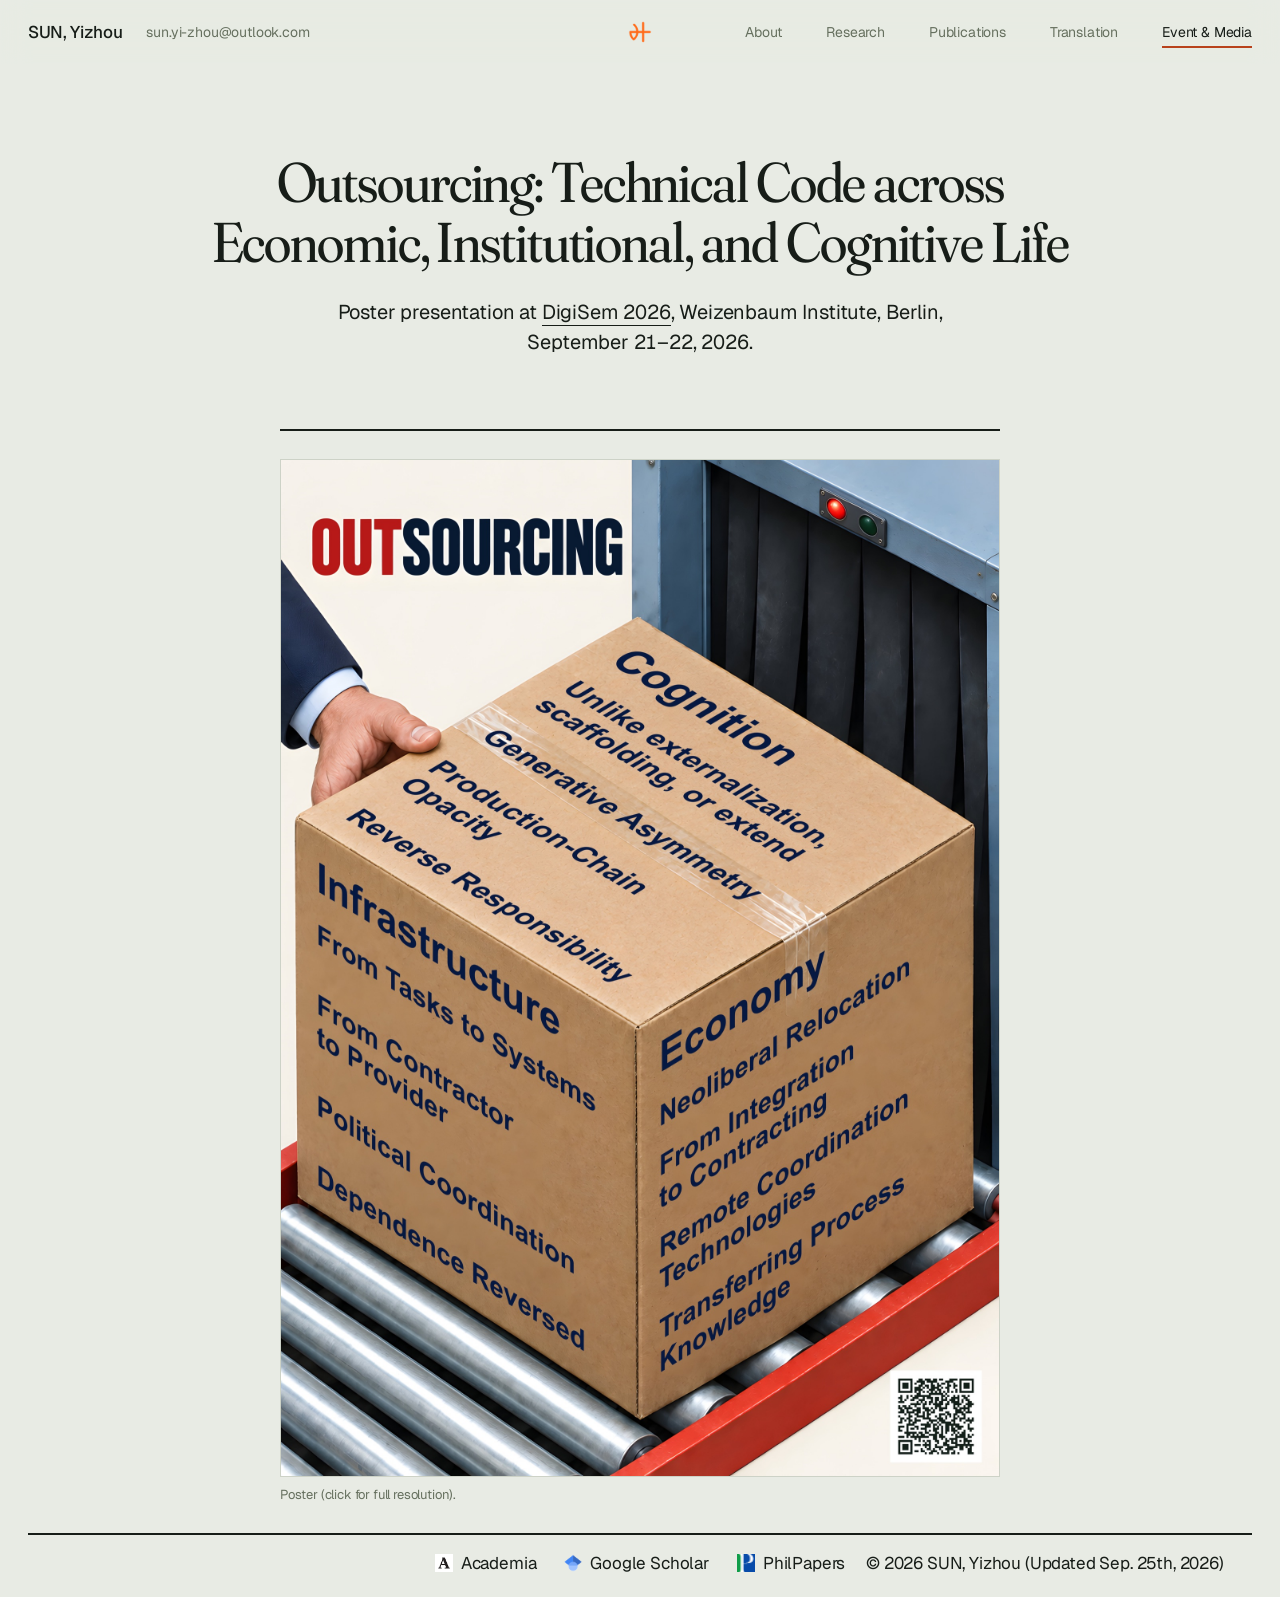
<file: talks/2026-09-outsourcing/index.html>
<!DOCTYPE html>
<html lang="en" data-dir="fwd">
<head>
<meta charset="utf-8">
<meta name="viewport" content="width=device-width,initial-scale=1">
<title>Outsourcing: Technical Code across Economic, Institutional, and Cognitive Life · SUN, Yizhou</title>
<meta name="description" content="Poster presentation at DigiSem 2026, Weizenbaum Institute, Berlin, September 21–22, 2026.">
<script>
(function(){var o=["/", "/research/", "/publications/", "/translation/", "/events/"];function i(p){p=p.replace(/index\.html$/,'');var k=o.indexOf(p);return k<0?o.length:k;}
var d=null;try{var a=window.navigation&&navigation.activation;if(a&&a.from&&a.from.url){d=i(location.pathname)>=i(new URL(a.from.url).pathname)?'fwd':'back';}}catch(e){}
if(!d){try{d=sessionStorage.getItem('vt-dir');}catch(e){}}document.documentElement.dataset.dir=d||'fwd';window.NAV_ORDER=o;})();
</script>
<link rel="preconnect" href="https://fonts.googleapis.com"><link rel="preconnect" href="https://fonts.gstatic.com" crossorigin>
<link href="https://fonts.googleapis.com/css2?family=Geist:wght@400;500&family=Fraunces:ital,opsz,wght,SOFT,WONK@0,9..144,400,50,0;0,9..144,500,50,0;1,9..144,400,50,0&family=Noto+Serif+SC:wght@400&display=swap" rel="stylesheet">
<link rel="stylesheet" href="/assets/style.css">
<link rel="icon" type="image/png" sizes="32x32" href="/assets/favicon-32.png"><link rel="icon" type="image/png" sizes="192x192" href="/assets/favicon-192.png"><link rel="apple-touch-icon" href="/assets/apple-touch-icon.png">
<script type="speculationrules">{"prerender":[{"where":{"href_matches":"/*"},"eagerness":"moderate"}]}</script>
</head>
<body>
<nav class="nav">
  <div class="left"><a class="brand" href="/">SUN, Yizhou</a><a class="email" href="mailto:sun.yi-zhou@outlook.com">sun.yi-zhou@outlook.com</a></div><a class="mark-link" href="/" aria-label="Home"><img class="mark" src="/assets/mark.png" alt=""></a>
  <ul><li><a href="/">About<i class="ind"></i></a></li><li><a href="/research/">Research<i class="ind"></i></a></li><li><a href="/publications/">Publications<i class="ind"></i></a></li><li><a href="/translation/">Translation<i class="ind"></i></a></li><li><a href="/events/" aria-current="page">Event & Media<i class="ind"></i></a></li><li class="menu-email"><a href="mailto:sun.yi-zhou@outlook.com">sun.yi-zhou@outlook.com</a></li></ul>
  
  <button class="menu" aria-label="Menu" aria-expanded="false"><svg viewBox="0 0 20 20" fill="none" stroke="currentColor" stroke-width="1.6" stroke-linecap="round"><path d="M3 6h14M3 10h14M3 14h14"/></svg></button>
</nav>
<div class="page">
  <header class="hero compact">
    <h1>Outsourcing: Technical Code across Economic, Institutional, and Cognitive Life</h1><p class="lede">Poster presentation at <a href="https://www.weizenbaum-institut.de/en/events/detail/digisem-2026-balancing-digital-safety-between-risks-rights-and-regulation/">DigiSem 2026</a>, Weizenbaum Institute, Berlin, September&nbsp;21–22,&nbsp;2026.</p>  </header>
  <div class="article">
    <nav class="toc" aria-label="On this page"></nav>
    <div class="main"><figure><a href="/talks/2026-09-outsourcing/poster-full.jpg"><img src="/talks/2026-09-outsourcing/poster.jpg" alt="Poster"></a><figcaption>Poster (click for full resolution).</figcaption></figure></div>
    <div></div>
  </div>
</div>
<footer><div></div><div class="flinks"><a href="https://fu-berlin.academia.edu/SUNYizhou"><img src="/assets/icons/academia.png" alt="">Academia</a><a href="https://scholar.google.com/citations?user=lWHHGfYAAAAJ"><img src="/assets/icons/scholar64.png" alt="">Google Scholar</a><a href="https://philpeople.org/profiles/yizhou-sun"><img src="/assets/icons/philpapers.png" alt="">PhilPapers</a></div><div>© 2026 SUN, Yizhou <span class="upd">(Updated Sep. 25th, 2026)</span></div></footer>
<script src="/assets/site.js"></script>
</body>
</html>
</file>
<file: assets/style.css>
:root{color-scheme:light dark;
  --bg:#e8ebe4;--fg:#171d18;--muted:#66705f;--faint:#8a948c;--hair:#cdd2c7;--rule:#171d18;--accent:#b8421c;--k:1;
  --ui:"Geist","Inter",-apple-system,BlinkMacSystemFont,"Helvetica Neue",Arial,"Noto Sans SC",sans-serif;
  --display:"Fraunces","Iowan Old Style",Georgia,"Noto Serif SC",serif;
  --measure:720px;--toc:200px;--pad:clamp(16px,2.2vw,32px);--padl:max(var(--pad),env(safe-area-inset-left));--padr:max(var(--pad),env(safe-area-inset-right))}
@media (prefers-color-scheme:dark){:root{--bg:#122019;--fg:#e5ebe3;--muted:#8ea093;--faint:#5f6f65;--hair:#243a2e;--rule:#e5ebe3;--accent:#e9b44c}}
*{box-sizing:border-box}
html{-webkit-font-smoothing:antialiased;text-rendering:optimizeLegibility;-webkit-text-size-adjust:100%}
html,body{overflow-x:clip}
body{margin:0;background:var(--bg);color:var(--fg);font-family:var(--ui);font-size:17px;line-height:28px;letter-spacing:-.01em;font-variant-numeric:tabular-nums}
a{color:inherit;text-decoration:none}
p{margin:0 0 28px}
em{font-style:italic}
.prose a{border-bottom:1px solid var(--fg)}.prose a:hover{color:var(--accent);border-color:var(--accent)}
/* nav */
.nav{position:sticky;top:0;z-index:10;display:grid;grid-template-columns:minmax(0,1fr) auto minmax(0,1fr);align-items:center;gap:24px;min-height:64px;padding:0 var(--padr) 0 var(--padl);background:color-mix(in srgb,var(--bg) 84%,transparent);backdrop-filter:saturate(160%) blur(14px);-webkit-backdrop-filter:saturate(160%) blur(14px);view-transition-name:nav}
.nav .left{display:flex;align-items:center;gap:24px;min-width:0}
.nav .mark-link{display:block;justify-self:center}
.nav .brand{display:inline-flex;align-items:center;font-weight:500;font-size:17px;letter-spacing:-.02em;white-space:nowrap}
.nav .email{font-size:14px;color:var(--muted);transition:color .15s}.nav .email:hover{color:var(--accent)}
.nav .mark{width:24px;height:24px;display:block}
.nav ul{list-style:none;display:flex;gap:44px;margin:0;padding:0;font-size:14px;line-height:20px;justify-self:end}
.nav ul a{position:relative;display:inline-block;padding:22px 0;color:var(--muted);transition:color .15s}
.nav ul a:hover,.nav ul a[aria-current]{color:var(--fg)}
.nav ul .ind{display:none;position:absolute;left:0;right:0;bottom:16px;height:2px;background:var(--accent)}
.nav ul a[aria-current] .ind{display:block;view-transition-name:nav-current}
.nav ul .menu-email{display:none}
.nav .cta{margin-left:auto;display:inline-flex;align-items:center;gap:8px;height:34px;padding:0 14px;border-radius:2px;background:var(--fg);color:var(--bg);font-size:13.5px;font-weight:500;white-space:nowrap;transition:background .15s}.nav .cta:hover{background:var(--accent);color:var(--bg)}
.nav .menu{display:none;grid-column:3;grid-row:1;justify-self:end;align-items:center;justify-content:center;width:40px;height:40px;border:0;background:transparent;color:var(--fg);cursor:pointer}
.nav .menu svg{width:20px;height:20px}
/* page */
.page{view-transition-name:page}
.hero{position:relative;padding:88px var(--padr) 48px var(--padl);text-align:center}
.hero-seal{position:absolute;top:50%;left:calc(50% + 390px - 78px);transform:translateY(-50%);width:156px;height:156px;border-radius:50%;background:var(--fg);display:flex;align-items:center;justify-content:center}
.hero-seal img{width:132px;height:132px;display:block}
.hero .kicker{display:inline-flex;align-items:center;gap:10px;font-size:13.5px;line-height:20px;color:var(--muted);margin:0 0 26px;letter-spacing:.01em}
.hero .kicker::before{content:"";width:8px;height:8px;background:var(--accent)}
.hero h1{font-family:var(--display);font-weight:400;font-size:clamp(46px,6vw,76px);line-height:1.02;letter-spacing:-.02em;margin:0 auto;max-width:1000px;text-wrap:balance;font-variation-settings:"opsz" 144,"SOFT" 50,"WONK" 0}
.hero .sub{font-family:var(--display);font-weight:400;font-size:clamp(26px,3vw,40px);line-height:1.1;letter-spacing:-.01em;margin:10px 0 0;font-variation-settings:"opsz" 48,"SOFT" 50,"WONK" 0}
.hero.compact h1{font-size:clamp(34px,4.4vw,56px);line-height:1.08;max-width:860px}.hero.compact .lede{max-width:760px}
.hero .lede a{border-bottom:1px solid currentColor;transition:color .15s}.hero .lede a:hover{color:var(--accent)}
.hero .lede{font-size:20px;line-height:30px;margin:24px auto 0;max-width:600px;text-wrap:pretty}
.article{display:grid;grid-template-columns:minmax(0,1fr) minmax(0,var(--measure)) minmax(0,1fr);column-gap:clamp(24px,4vw,72px);padding:24px var(--padr) 0 var(--padl)}
.toc{grid-column:1;justify-self:end;width:var(--toc);position:sticky;top:96px;align-self:start;font-size:13px;line-height:18px;padding-top:34px}
.toc a{display:block;color:var(--faint);padding:6px 0;transition:color .15s}.toc a:hover,.toc a.is-active{color:var(--fg)}
.main{grid-column:2;min-width:0;border-top:2px solid var(--rule);padding-top:28px}
.article.wide{grid-template-columns:minmax(0,1fr) minmax(0,1040px) minmax(0,1fr);padding-bottom:40px}
.about{display:grid;grid-template-columns:minmax(0,1fr) 260px;gap:56px;padding-top:8px}
.about .bio p{margin:0 0 24px}.bio p:last-child{margin-bottom:0}.main > .bio{padding-bottom:22px}
.about .photo-wrap{position:relative;margin-top:0}
.about .photo{display:block;width:100%;aspect-ratio:4/5;object-fit:cover;border:1px solid var(--hair)}
.about .photo.placeholder{display:flex;align-items:center;justify-content:center;color:var(--faint);font-size:13px}
.about .links{list-style:none;margin:16px 0 0;padding:0;font-size:15px;line-height:22px}
.about .links li{padding:9px 0;border-bottom:1px solid var(--hair)}
.about .links a{display:inline-flex;align-items:center;gap:10px;border-bottom:1px solid var(--fg)}.about .links a:hover{color:var(--accent);border-color:var(--accent)}
.about .links img{width:20px;height:20px;flex:none}
.section{margin-bottom:80px}.section:last-child{margin-bottom:0}
.section h2{font-family:var(--display);font-weight:400;font-size:36px;line-height:1.1;letter-spacing:-.01em;margin:0 0 8px;padding-top:14px;border-top:2px solid var(--rule);font-variation-settings:"opsz" 48,"SOFT" 50,"WONK" 0}
.entry{padding:24px 0;border-bottom:1px solid var(--hair);overflow-wrap:anywhere}
.entry h3{font-size:20px;line-height:28px;font-weight:500;letter-spacing:-.015em;margin:0 0 4px;text-wrap:pretty}
.entry .meta,.entry .date{font-size:14.5px;line-height:22px;color:var(--muted);margin:0}
.entry .desc{margin:14px 0 10px}.entry .desc p{margin:0 0 14px}.entry .desc p:last-child{margin-bottom:0}
.entry .links{margin:0;display:flex;flex-wrap:wrap;gap:6px 22px;font-size:14px;font-weight:500}
.entry .links a{display:inline-flex;align-items:center;gap:5px;padding:4px 0;border-bottom:1px solid var(--fg);transition:color .15s,border-color .15s}
.entry .links a[href^="http"]::after{content:"↗";font-size:12px;opacity:.65}
.entry .links a:hover{color:var(--accent);border-color:var(--accent)}
.entry.featured .date{color:var(--accent)}
.entry.featured h3{font-size:24px;line-height:31px;font-family:var(--display);font-weight:500;font-variation-settings:"opsz" 24,"SOFT" 50,"WONK" 0}
.cite{position:relative;padding:22px 0;border-bottom:1px solid var(--hair);overflow-wrap:anywhere}
/* the footer rule closes the list: the last entry has no hairline of its own */
.section:last-child > .cite:last-child,.section:last-child > .yr-group:last-child > .cite:last-child,.section:last-child > .entry:last-child{border-bottom:0}
.yr-group{position:relative}
.yr{position:sticky;top:100px;height:0;z-index:1}
.yr span{position:absolute;right:calc(100% + 40px);top:22px;white-space:nowrap;font-family:var(--display);font-size:24px;line-height:28px;color:var(--muted);font-variation-settings:"opsz" 24,"SOFT" 50,"WONK" 0;font-variant-numeric:tabular-nums}
.cite .en{margin:0;font-size:17px;line-height:28px}
.cite .zh{margin:6px 0 0;font-family:"Noto Serif SC",var(--display);font-size:14.5px;line-height:24px;color:var(--muted)}
.cite a{border-bottom:1px solid currentColor;transition:color .15s}.cite a:hover{color:var(--accent)}
.cite a[href^="http"]::after{content:"↗";font-size:11px;margin-left:3px;opacity:.65;font-style:normal}
.cols{display:grid;grid-template-columns:minmax(0,1fr) 220px;gap:48px;padding-top:20px}
.side h4{font-size:13.5px;line-height:20px;font-weight:500;margin:0 0 8px;padding-top:12px;border-top:2px solid var(--rule)}
.side ul{list-style:none;margin:0;padding:0;font-size:14.5px;line-height:22px}
.side li{padding:6px 0;border-bottom:1px solid var(--hair)}
.side li span{color:var(--muted);display:block;font-size:12.5px}
.side li a{border-bottom:1px solid var(--fg)}.side li a:hover{color:var(--accent);border-color:var(--accent)}
figure{margin:0 0 28px}figure img{display:block;width:100%;height:auto;border:1px solid var(--hair)}figcaption{font-size:13px;line-height:20px;color:var(--muted);margin-top:8px}
.btn{display:inline-flex;align-items:center;gap:8px;height:38px;padding:0 16px;border-radius:2px;background:var(--fg);color:var(--bg);font-size:14px;font-weight:500;margin:0 0 28px}.btn:hover{background:var(--accent);color:var(--bg)}
.pdf{width:100%;height:80vh;border:1px solid var(--hair);background:#fff;margin-bottom:28px}
footer{display:grid;grid-template-columns:1fr auto 1fr;align-items:center;gap:12px;padding:14px var(--padr) max(20px,env(safe-area-inset-bottom)) var(--padl);border-top:2px solid var(--rule);margin:0 var(--padr) 0 var(--padl);font-size:17px;line-height:28px;color:var(--fg)}
footer .brand{color:var(--fg);font-weight:500}
footer .upd{white-space:nowrap}
footer > div:last-child{text-align:right}footer .flinks{justify-self:center}
@media (max-width:760px){footer{grid-template-columns:1fr;justify-items:center;text-align:center}footer > div:last-child{text-align:center}}
footer .flinks{display:flex;flex-wrap:wrap;justify-content:center;gap:10px 28px;align-items:center}footer .flinks a{white-space:nowrap}footer .flinks a{display:inline-flex;align-items:center;gap:8px}footer .flinks a:hover{color:var(--accent)}footer .flinks img{width:18px;height:18px}
/* cross-document page transition: full-width horizontal push, direction-aware; nav stays, amber bar slides */
@view-transition{navigation:auto}
::view-transition-old(root),::view-transition-new(root){animation:none;mix-blend-mode:normal}
::view-transition-group(*){animation-timing-function:cubic-bezier(.3,.7,.2,1)}
::view-transition-group(nav-current){animation-duration:calc(360ms*var(--k))}
::view-transition-old(nav-current),::view-transition-new(nav-current){animation:none;mix-blend-mode:normal}
::view-transition-old(page),::view-transition-new(page){mix-blend-mode:normal;animation-fill-mode:both;animation-duration:calc(440ms*var(--k));animation-timing-function:cubic-bezier(.3,.7,.2,1)}
html[data-dir="fwd"]::view-transition-old(page){animation-name:push-out-l}
html[data-dir="fwd"]::view-transition-new(page){animation-name:push-in-r}
html[data-dir="back"]::view-transition-old(page){animation-name:push-out-r}
html[data-dir="back"]::view-transition-new(page){animation-name:push-in-l}
@keyframes push-out-l{to{transform:translateX(-100%)}}
@keyframes push-out-r{to{transform:translateX(100%)}}
@keyframes push-in-r{from{transform:translateX(100%)}}
@keyframes push-in-l{from{transform:translateX(-100%)}}
@media (prefers-reduced-motion:reduce){::view-transition-group(*),::view-transition-old(*),::view-transition-new(*){animation:none!important}}
/* tablet */
@media (max-width:960px){
  .yr{position:static;height:auto}.yr span{position:static;display:block;font-size:15px;line-height:20px;margin:22px 0 -10px;color:var(--muted)}
  .article{grid-template-columns:1fr;padding-top:0}
  .main{grid-column:auto}
  .toc{grid-column:auto;justify-self:stretch;width:auto;position:static;display:flex;flex-wrap:wrap;gap:4px 20px;padding:0 0 28px;border-bottom:1px solid var(--hair);margin-bottom:8px}
  .toc a{padding:6px 0}.toc a.is-active{color:var(--fg);box-shadow:inset 0 -2px 0 var(--accent)}
  .cols{grid-template-columns:1fr;gap:32px}
  .hero-seal{position:static;transform:none;margin:24px auto 0;width:120px;height:120px}.hero-seal img{width:100px;height:100px}
  .about{grid-template-columns:1fr;gap:32px}
  .about .side{order:-1;max-width:260px}
  .section{margin-bottom:60px}
}
/* phone */
@media (max-width:760px){
  .nav{gap:0 12px;min-height:56px}
  .nav .brand{padding:16px 0}
  .nav .email{display:none}
  .nav .cta{height:32px;padding:0 12px;font-size:13px}
  .nav .menu{display:inline-flex}
  .nav ul{grid-column:1 / -1;grid-row:2;justify-self:stretch;margin:0;display:none;flex-direction:column;gap:0;padding:4px 0 12px;border-top:1px solid var(--hair)}
  .nav.open ul{display:flex}
  .nav ul a{display:block;padding:12px 0;font-size:17px;line-height:24px}
  .nav ul .ind{display:none!important}
  .nav ul .menu-email{display:block;margin-top:6px;padding-top:6px;border-top:1px solid var(--hair)}
  .nav ul .menu-email a{color:var(--muted);font-size:15px;padding:10px 0}
  .hero{padding:52px var(--padr) 40px var(--padl)}
  .hero .sub{font-family:var(--display);font-weight:400;font-size:clamp(26px,3vw,40px);line-height:1.1;letter-spacing:-.01em;margin:10px 0 0;font-variation-settings:"opsz" 48,"SOFT" 50,"WONK" 0}
.hero .lede{font-size:18px;line-height:28px;margin-top:18px}
  .section h2{font-size:31px}
  .entry{padding:20px 0}
  .entry.featured h3{font-size:21px;line-height:28px}
  .pdf{height:70vh}
  .article{padding-bottom:0}
  footer{gap:8px;padding-top:14px}
  footer > div:first-child:empty{display:none}
  footer .flinks{flex-direction:column;gap:4px}
  footer .upd{display:block}
}
@media print{.nav,.toc,footer,.btn{display:none!important}body{background:#fff;color:#000}.article{display:block;padding:0}.section h2{border-color:#000}}
</file>
